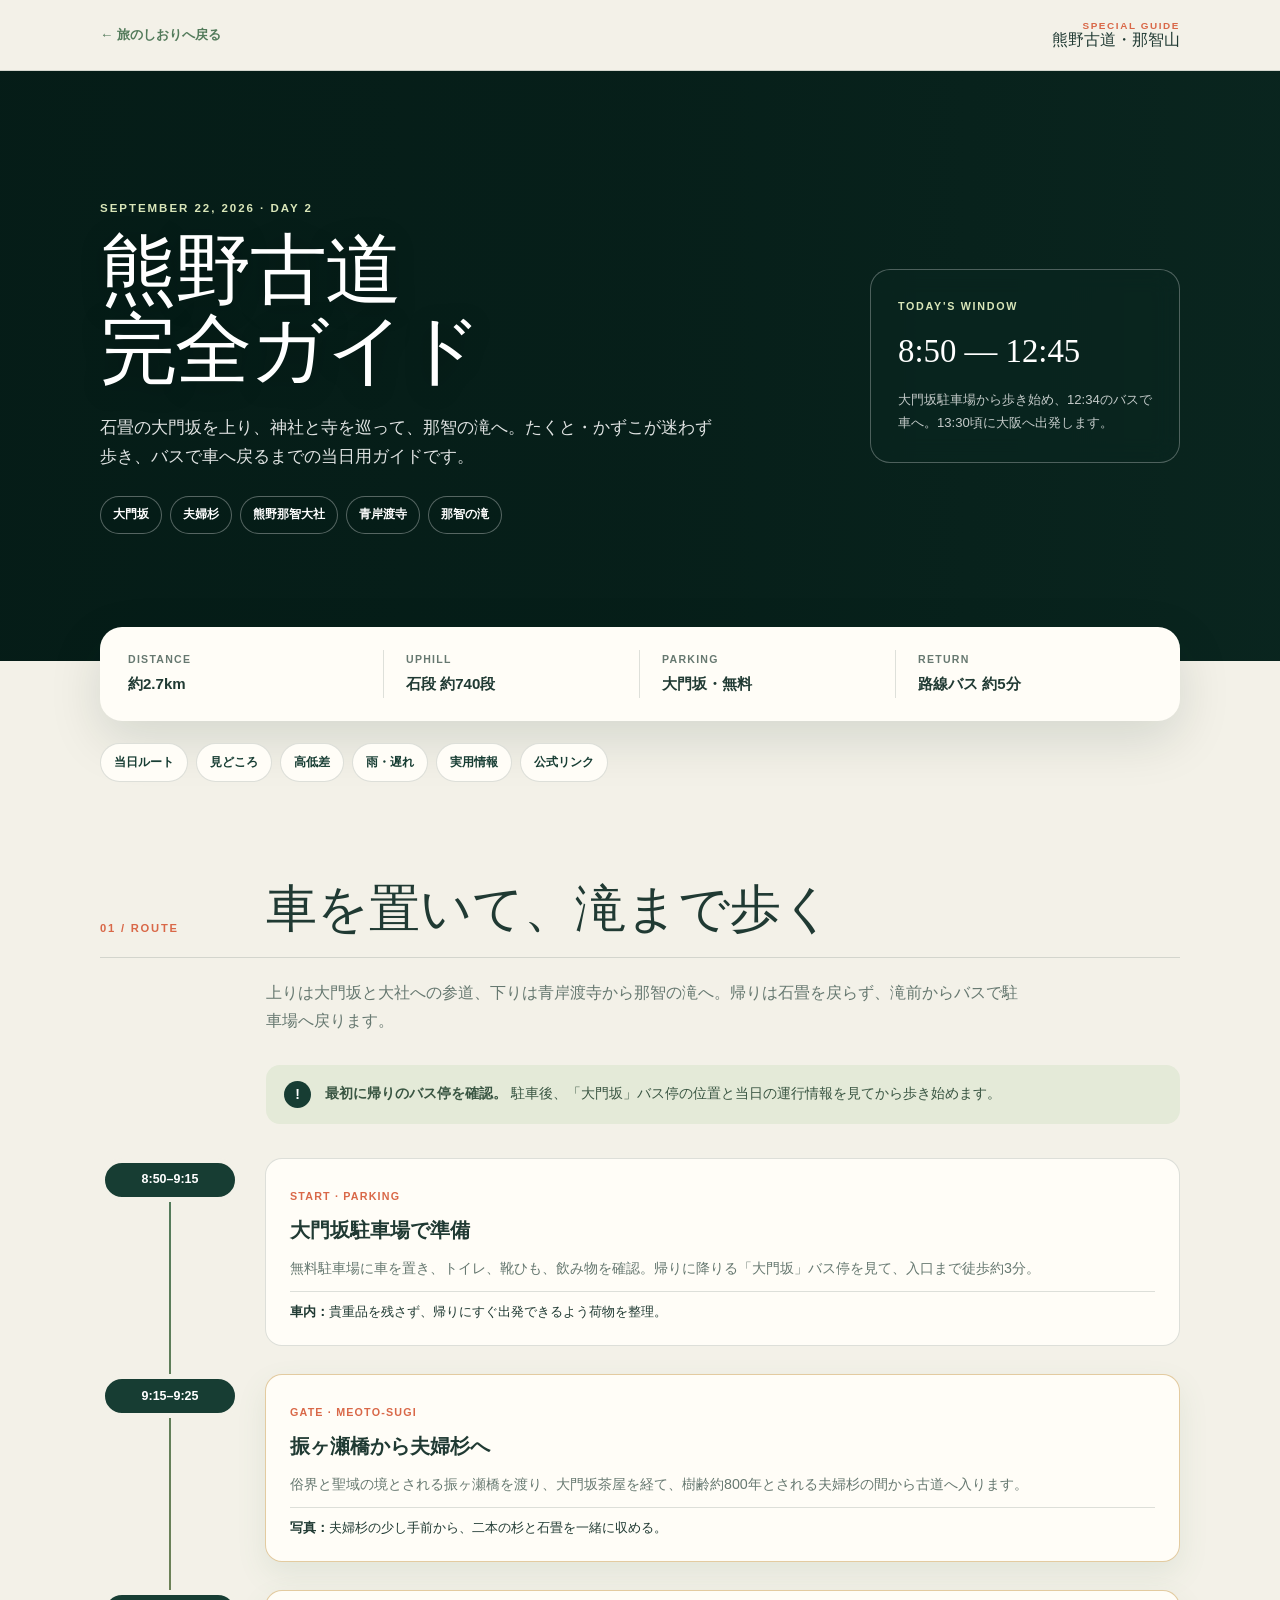
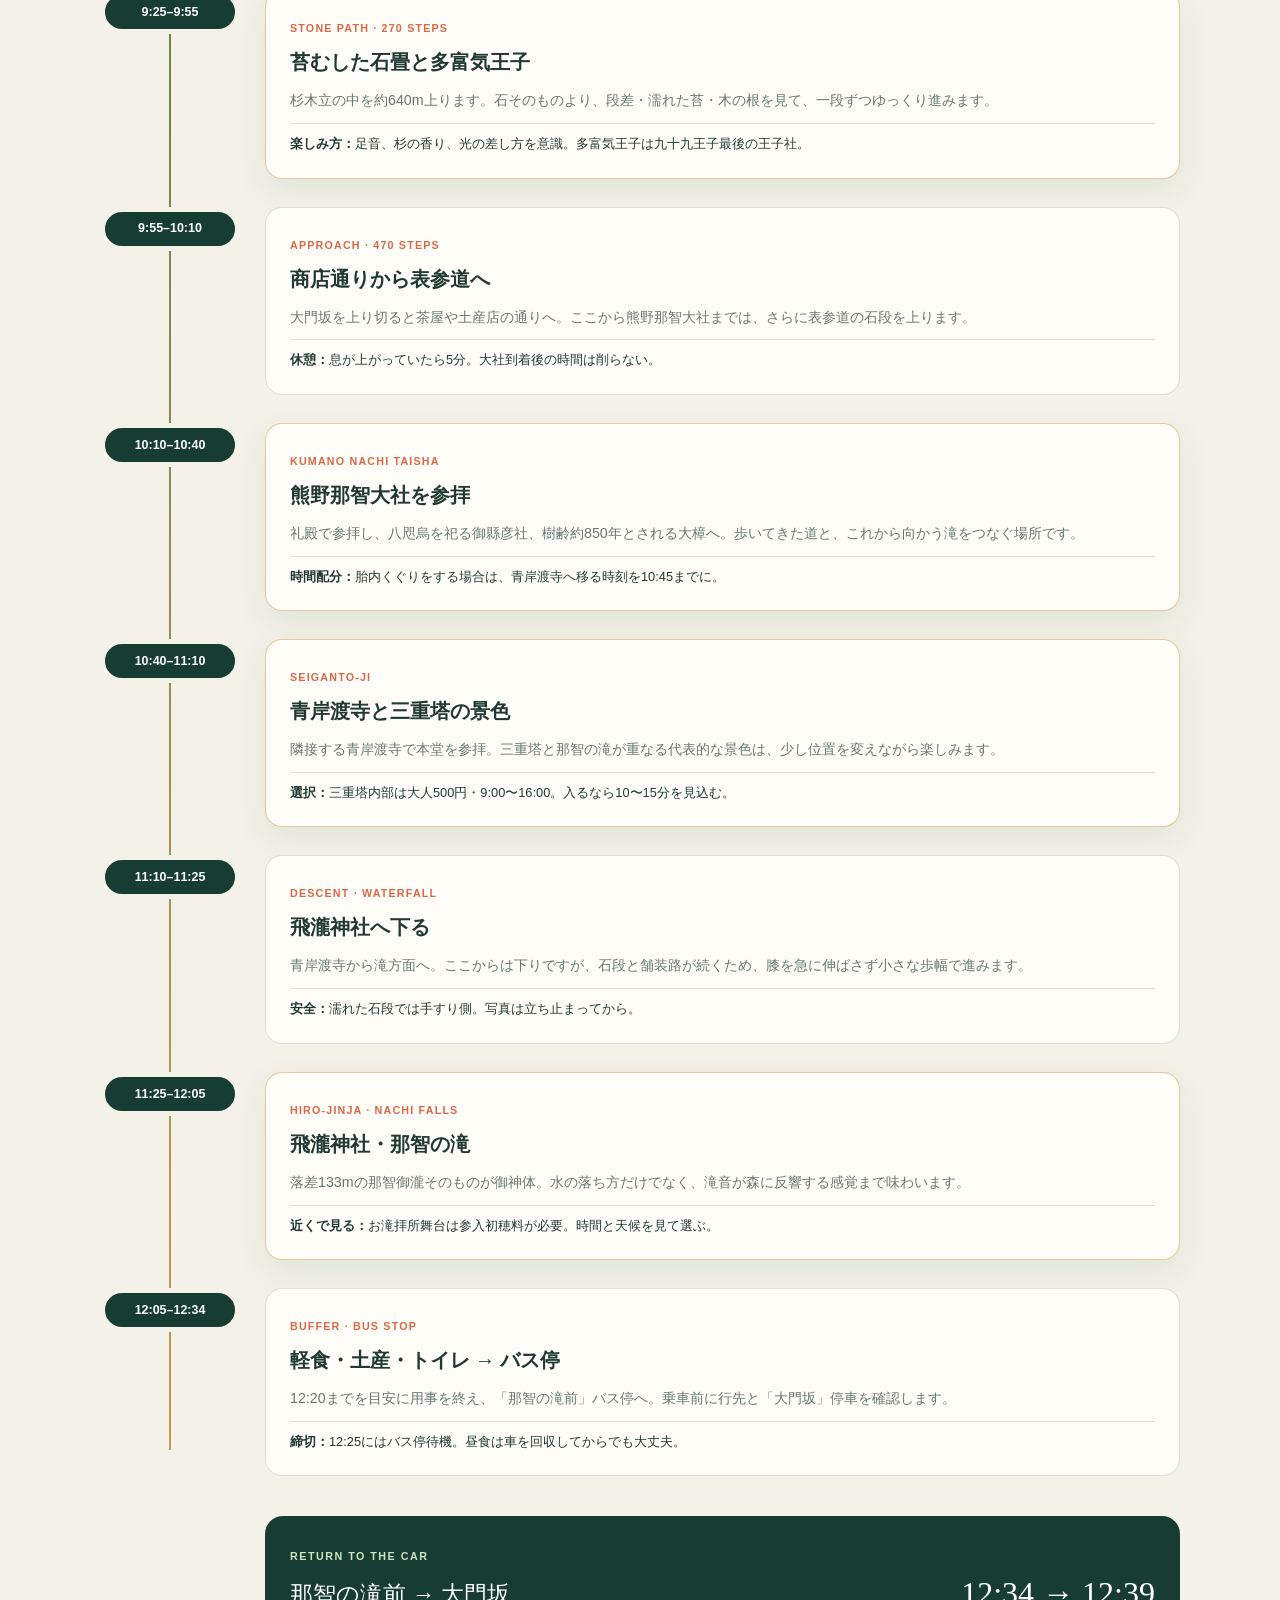
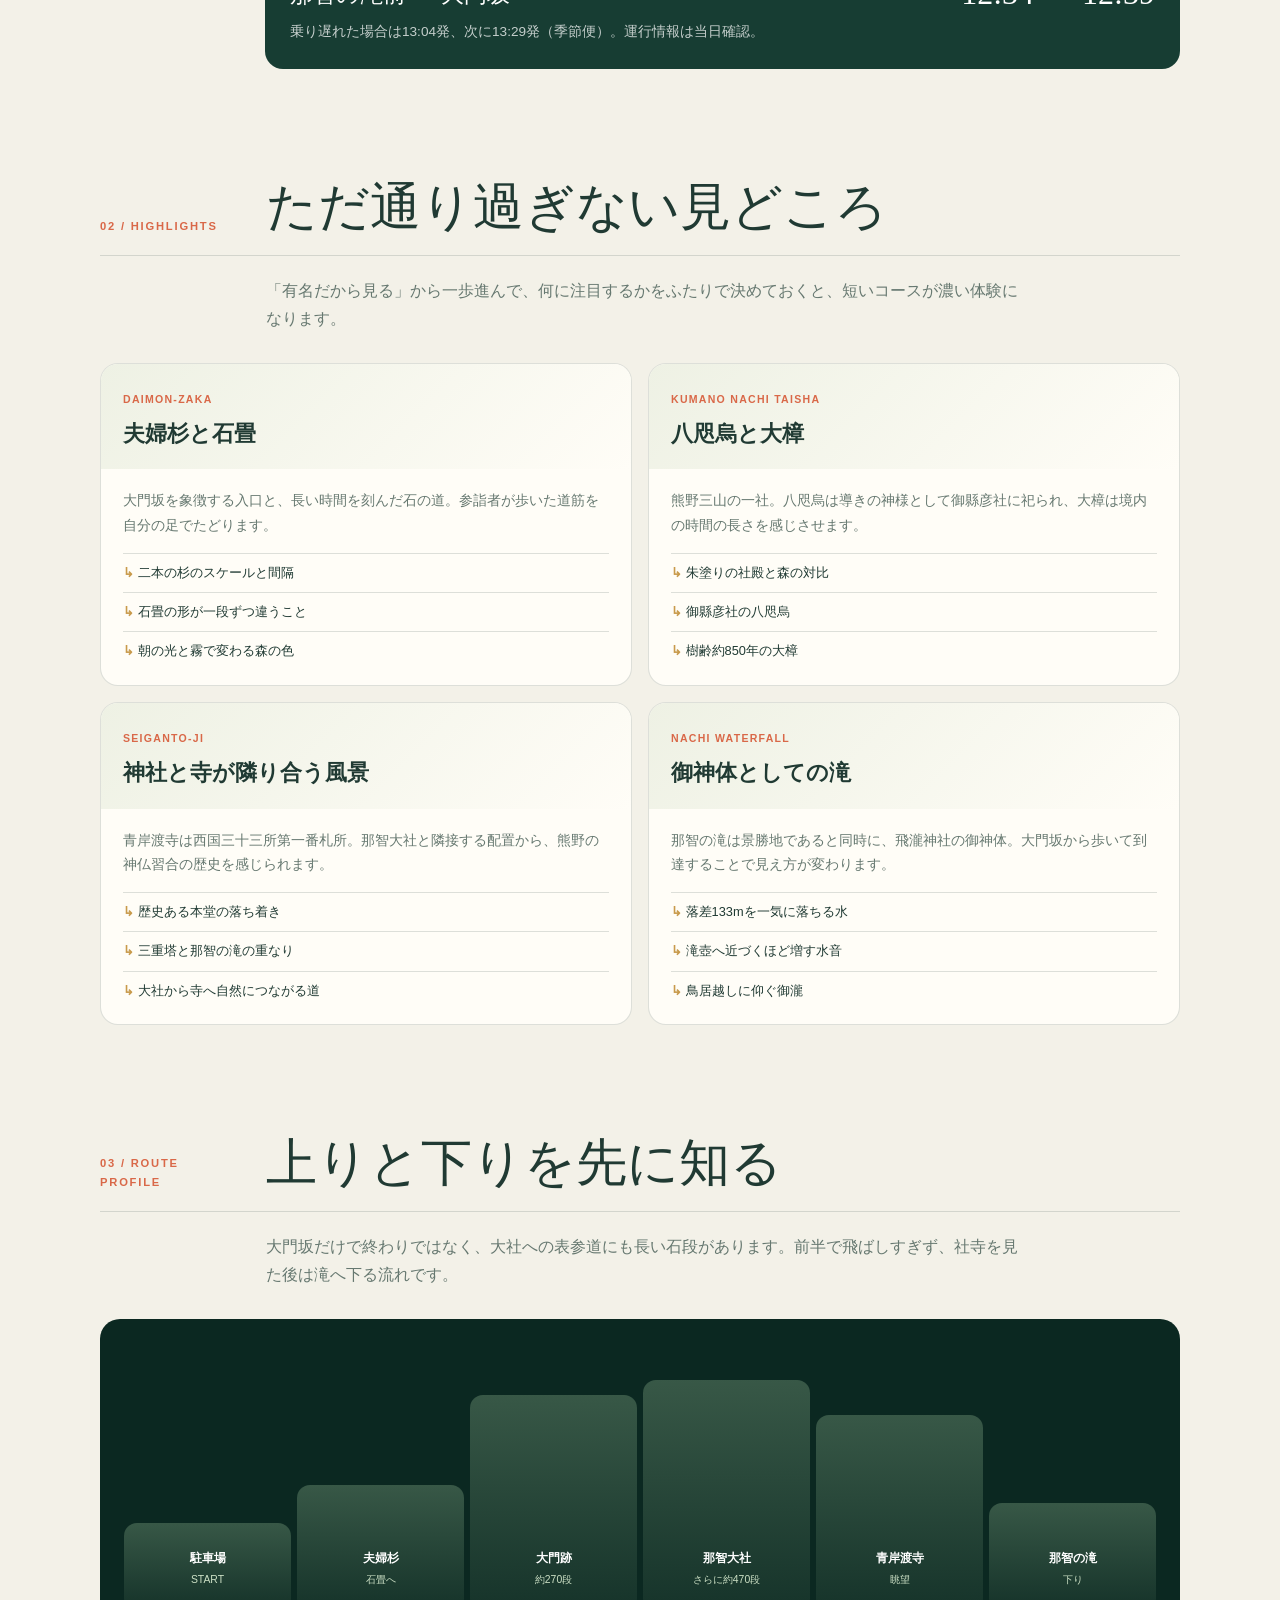
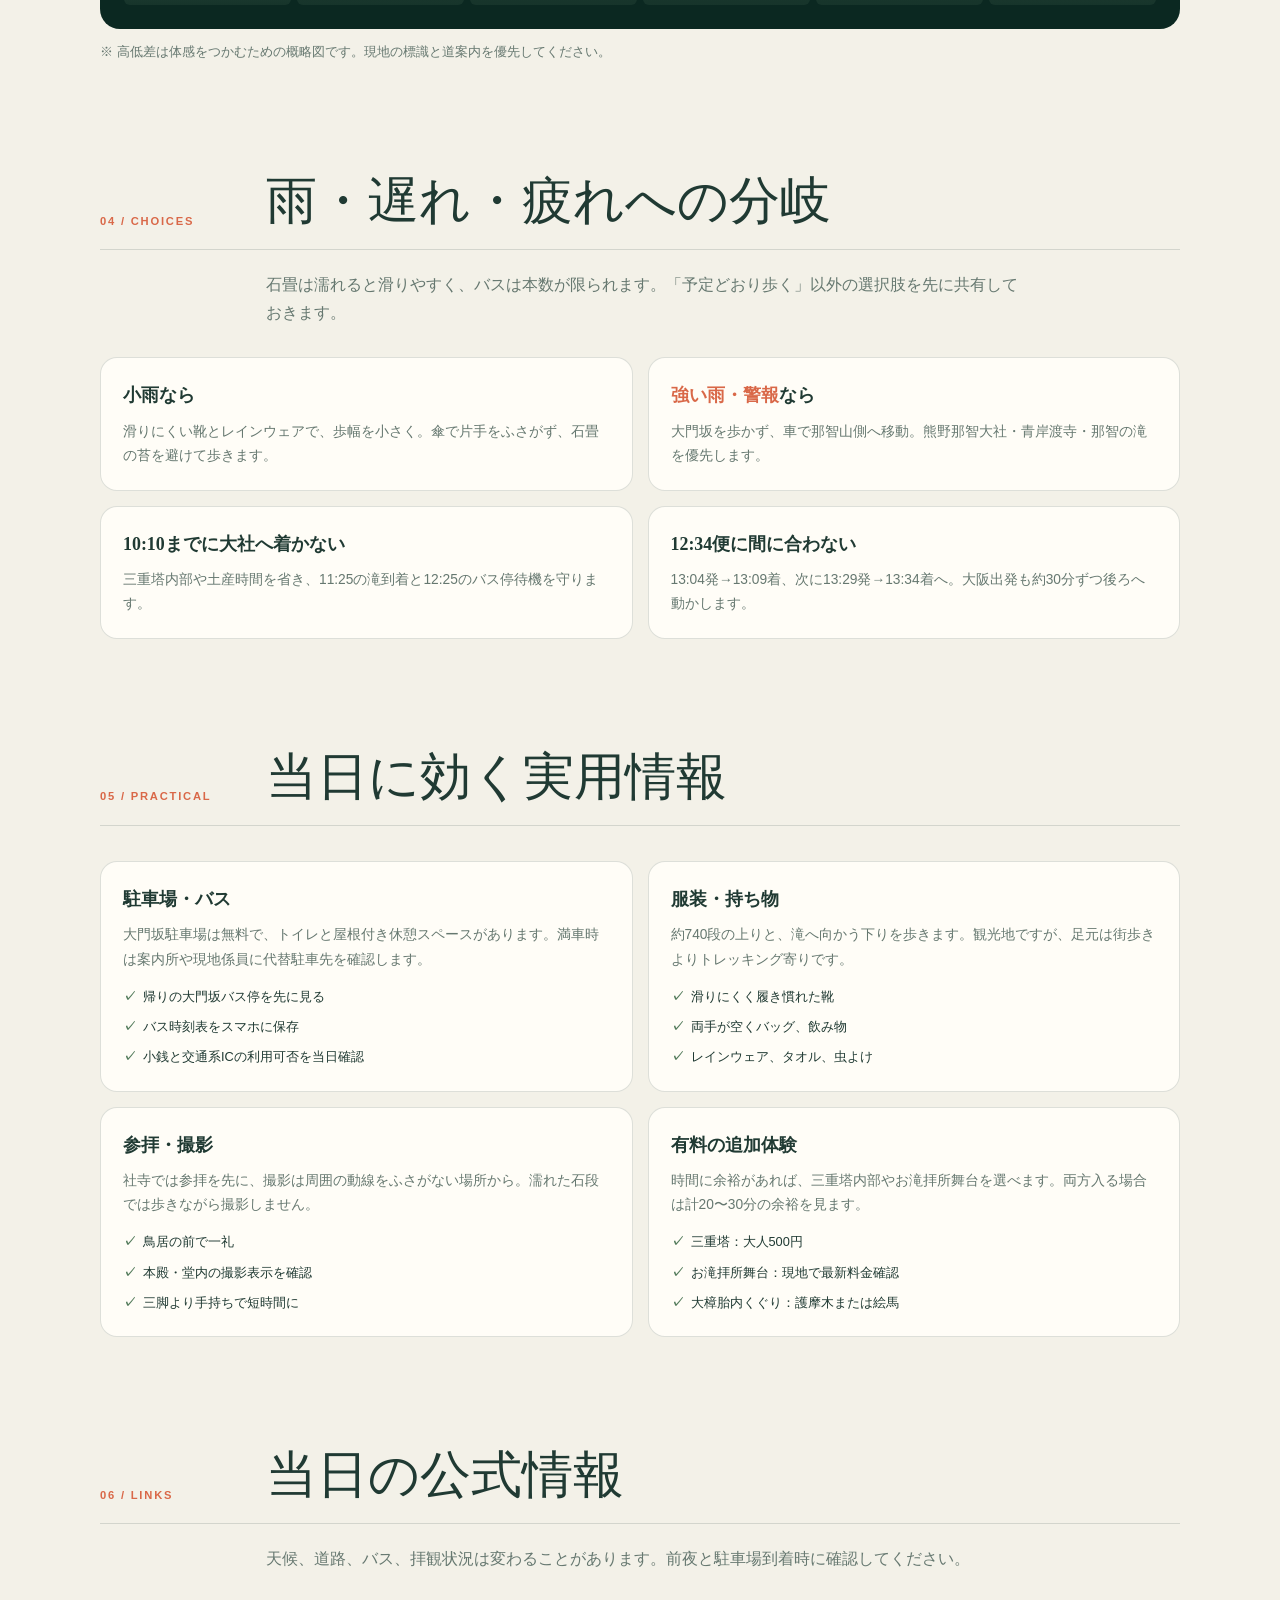
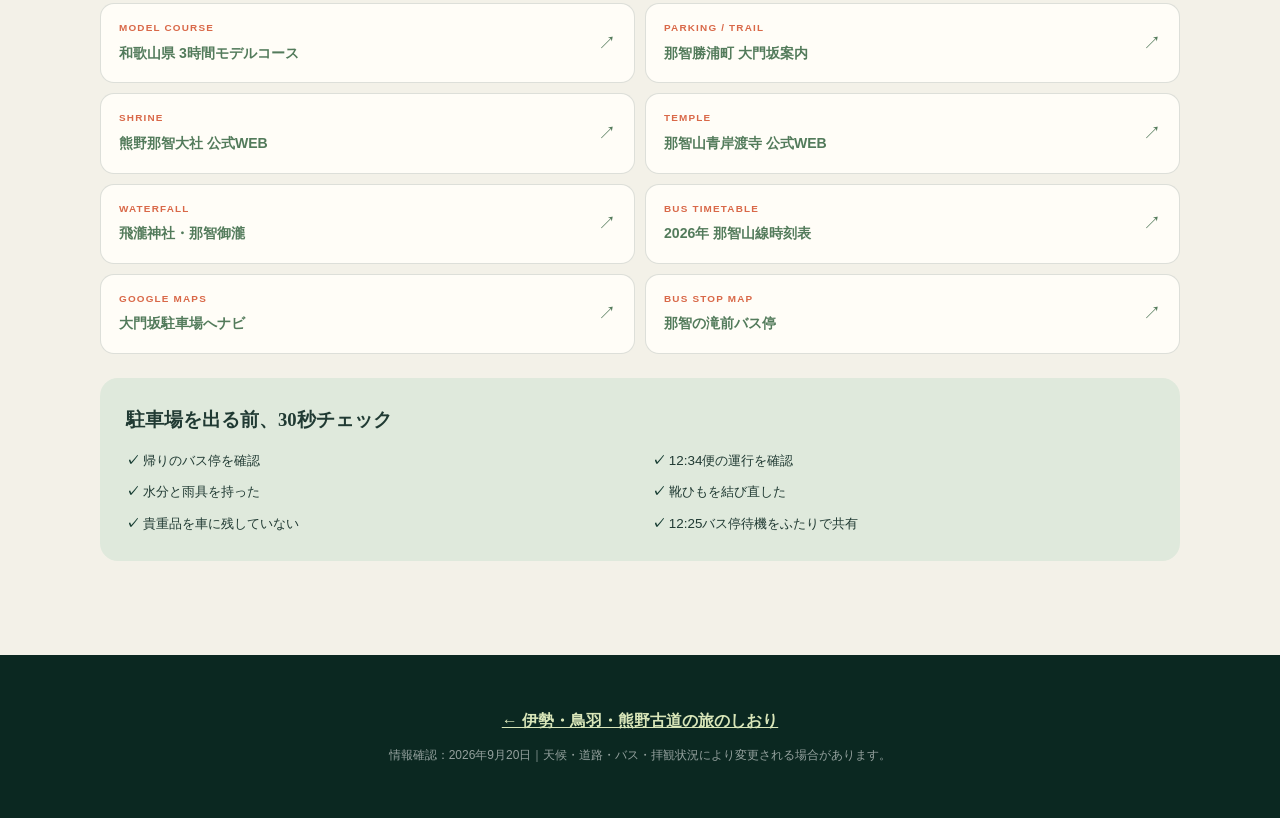
<file: docs/kumano-kodo/index.html>
<!doctype html>
<html lang="ja">
<head>
  <meta charset="utf-8" />
  <meta name="viewport" content="width=device-width, initial-scale=1" />
  <meta name="description" content="2026年9月22日、大門坂から熊野那智大社・青岸渡寺・那智の滝を歩く熊野古道完全ガイド" />
  <meta name="theme-color" content="#173d33" />
  <title>熊野古道 完全ガイド｜伊勢・鳥羽・熊野古道の旅</title>
  <style>
    :root { --forest:#173d33; --forest-2:#0b2821; --moss:#537b5b; --leaf:#9fc69d; --cream:#f3f1e8; --paper:#fffdf7; --gold:#c89a4b; --coral:#d96848; --ink:#203a33; --muted:#667870; --line:rgba(32,58,51,.15); --shadow:0 18px 52px rgba(11,40,33,.13); --radius:22px; --shell:min(1080px,calc(100% - 48px)); }
    * { box-sizing:border-box; }
    html { scroll-behavior:smooth; scroll-padding-top:86px; overflow-x:clip; }
    body { margin:0; overflow-x:clip; background:var(--cream); color:var(--ink); font-family:-apple-system,BlinkMacSystemFont,"Hiragino Sans","Yu Gothic",sans-serif; font-size:16px; line-height:1.75; }
    a { color:inherit; } img { display:block; max-width:100%; } .shell { width:var(--shell); margin-inline:auto; }
    .skip { position:absolute; left:12px; top:-80px; z-index:2000; padding:9px 12px; background:#fff; color:var(--forest); } .skip:focus { top:10px; }
    .site-header { position:sticky; top:0; z-index:1000; background:rgba(243,241,232,.94); border-bottom:1px solid var(--line); backdrop-filter:blur(15px); }
    .header-inner { min-height:70px; display:flex; align-items:center; justify-content:space-between; gap:24px; }
    .back { text-decoration:none; font-size:.83rem; font-weight:800; color:var(--moss); }
    .brand { text-align:right; line-height:1.15; } .brand small { display:block; color:var(--coral); font-size:.62rem; font-weight:900; letter-spacing:.16em; } .brand strong { font-family:Georgia,"Hiragino Mincho ProN",serif; font-size:1.02rem; font-weight:500; }
    .hero { position:relative; min-height:590px; overflow:hidden; background:var(--forest-2); color:#fff; isolation:isolate; }
    .hero::before { content:""; position:absolute; inset:0; z-index:-2; background:url("https://upload.wikimedia.org/wikipedia/commons/8/85/Kumano_Kodo_pilgrimage_route_Daimon-zaka_World_heritage_%E7%86%8A%E9%87%8E%E5%8F%A4%E9%81%93_%E5%A4%A7%E9%96%80%E5%9D%8203.JPG") center 53% / cover; }
    .hero::after { content:""; position:absolute; inset:0; z-index:-1; background:linear-gradient(90deg,rgba(5,28,23,.96),rgba(5,28,23,.76) 50%,rgba(5,28,23,.25)); }
    .hero-inner { min-height:590px; display:grid; grid-template-columns:minmax(0,1fr) 310px; gap:54px; align-items:center; padding-block:62px; }
    .eyebrow { margin:0 0 13px; color:#d9e6b9; font-size:.72rem; font-weight:900; letter-spacing:.17em; }
    h1 { margin:0; font-family:Georgia,"Hiragino Mincho ProN",serif; font-size:clamp(3rem,6vw,5.8rem); font-weight:500; line-height:1.04; letter-spacing:-.025em; text-shadow:0 4px 26px rgba(0,0,0,.3); }
    .hero-lead { max-width:620px; margin:22px 0 0; color:rgba(255,255,255,.88); font-size:1.04rem; }
    .hero-tags { display:flex; flex-wrap:wrap; gap:8px; margin-top:25px; } .hero-tags span { padding:7px 12px; border:1px solid rgba(255,255,255,.32); border-radius:999px; background:rgba(5,28,23,.26); font-size:.76rem; font-weight:800; }
    .clock { padding:27px; border:1px solid rgba(255,255,255,.28); border-radius:20px; background:rgba(11,40,33,.52); backdrop-filter:blur(12px); }
    .clock small { display:block; color:#d9e6b9; font-size:.67rem; font-weight:900; letter-spacing:.16em; } .clock strong { display:block; margin:7px 0 9px; font-family:Georgia,serif; font-size:2.05rem; font-weight:500; } .clock p { margin:0; color:rgba(255,255,255,.76); font-size:.82rem; }
    .facts { position:relative; z-index:2; margin-top:-34px; } .fact-grid { display:grid; grid-template-columns:repeat(4,1fr); padding:23px 28px; border-radius:var(--radius); background:var(--paper); box-shadow:var(--shadow); }
    .fact { padding:0 22px; border-right:1px solid var(--line); } .fact:first-child { padding-left:0; } .fact:last-child { padding-right:0; border:0; } .fact small { display:block; color:var(--muted); font-size:.66rem; font-weight:900; letter-spacing:.12em; } .fact b { display:block; margin-top:3px; font-size:.94rem; }
    .mini-nav { display:flex; gap:8px; overflow-x:auto; margin-top:22px; padding-bottom:4px; scrollbar-width:none; } .mini-nav::-webkit-scrollbar { display:none; } .mini-nav a { flex:0 0 auto; padding:8px 13px; border:1px solid var(--line); border-radius:999px; background:var(--paper); color:var(--forest); font-size:.75rem; font-weight:800; text-decoration:none; }
    .section { padding-block:94px; } .section + .section { padding-top:15px; }
    .section-head { display:grid; grid-template-columns:140px 1fr; gap:26px; align-items:end; margin-bottom:35px; padding-bottom:18px; border-bottom:1px solid var(--line); } .section-no { margin:0; color:var(--coral); font-size:.7rem; font-weight:900; letter-spacing:.16em; } .section-head h2 { margin:0; font-family:Georgia,"Hiragino Mincho ProN",serif; font-size:clamp(2rem,4vw,3.3rem); font-weight:500; line-height:1.15; }
    .lead { max-width:760px; margin:-14px 0 30px 166px; color:var(--muted); }
    .notice { display:grid; grid-template-columns:auto 1fr; gap:14px; align-items:start; margin:0 0 20px 166px; padding:16px 18px; border-radius:14px; background:#e4ead8; color:#395542; font-size:.87rem; } .notice b { display:grid; place-items:center; width:27px; height:27px; border-radius:50%; background:var(--forest); color:#fff; }
    .route { position:relative; display:grid; gap:0; margin:0; padding:0; list-style:none; } .route::before { content:""; position:absolute; left:69px; top:40px; bottom:40px; width:2px; background:linear-gradient(var(--moss),var(--gold)); }
    .route li { position:relative; display:grid; grid-template-columns:140px 1fr; align-items:start; gap:25px; padding:14px 0; }
    .route time { position:relative; z-index:1; display:inline-flex; align-items:center; justify-content:center; align-self:start; justify-self:start; width:140px; min-width:140px; min-height:44px; padding:8px 12px; border:5px solid var(--cream); border-radius:999px; background:var(--forest); color:#fff; font-size:.78rem; font-weight:900; line-height:1; white-space:nowrap; font-variant-numeric:tabular-nums; }
    .route-card { padding:22px 24px; border:1px solid var(--line); border-radius:17px; background:var(--paper); } .route-card.feature { border-color:rgba(200,154,75,.5); box-shadow:0 12px 30px rgba(83,123,91,.1); } .route-card small { color:var(--coral); font-size:.67rem; font-weight:900; letter-spacing:.11em; } .route-card h3 { margin:4px 0 8px; font-family:Georgia,"Hiragino Mincho ProN",serif; font-size:1.25rem; font-weight:600; } .route-card p { margin:0; color:var(--muted); font-size:.89rem; } .tip { margin-top:10px!important; padding-top:9px; border-top:1px solid var(--line); color:var(--ink)!important; font-size:.8rem!important; }
    .bus-card { display:grid; grid-template-columns:1fr auto; gap:26px; align-items:center; margin:26px 0 0 165px; padding:25px; border-radius:18px; background:var(--forest); color:#fff; } .bus-card small { color:#cfe4c2; font-size:.67rem; font-weight:900; letter-spacing:.14em; } .bus-card h3 { margin:5px 0; font-family:Georgia,"Hiragino Mincho ProN",serif; font-size:1.45rem; font-weight:500; } .bus-card p { margin:0; color:rgba(255,255,255,.75); font-size:.85rem; } .bus-card strong { font-family:Georgia,serif; font-size:2rem; font-weight:500; white-space:nowrap; }
    .landmark-grid { display:grid; grid-template-columns:repeat(2,minmax(0,1fr)); gap:16px; } .landmark { overflow:hidden; border:1px solid var(--line); border-radius:18px; background:var(--paper); } .landmark-top { padding:20px 22px 16px; background:linear-gradient(135deg,#eef1e4,#fffdf7); } .landmark-top small { color:var(--coral); font-size:.66rem; font-weight:900; letter-spacing:.12em; } .landmark h3 { margin:4px 0 0; font-family:Georgia,"Hiragino Mincho ProN",serif; font-size:1.35rem; font-weight:600; } .landmark-body { padding:19px 22px 22px; } .landmark-body p { margin:0; color:var(--muted); font-size:.88rem; } .watch { display:grid; gap:8px; margin:15px 0 0; padding:0; list-style:none; } .watch li { padding-top:8px; border-top:1px solid var(--line); font-size:.8rem; } .watch li::before { content:"↳ "; color:var(--gold); font-weight:900; }
    .profile { display:grid; grid-template-columns:repeat(6,1fr); align-items:end; gap:6px; min-height:310px; padding:30px 24px 24px; border-radius:20px; background:var(--forest-2); color:#fff; } .profile-stop { position:relative; display:grid; align-content:end; min-width:0; padding:16px 9px; border-radius:13px 13px 6px 6px; background:linear-gradient(rgba(159,198,157,.3),rgba(159,198,157,.08)); text-align:center; } .profile-stop:nth-child(1){height:32%}.profile-stop:nth-child(2){height:47%}.profile-stop:nth-child(3){height:82%}.profile-stop:nth-child(4){height:88%}.profile-stop:nth-child(5){height:74%}.profile-stop:nth-child(6){height:40%}.profile-stop b { font-size:.76rem; line-height:1.35; } .profile-stop small { display:block; margin-top:4px; color:#cce0c5; font-size:.65rem; } .profile-note { margin:12px 0 0; color:var(--muted); font-size:.8rem; }
    .choice-grid,.practical-grid { display:grid; grid-template-columns:repeat(2,minmax(0,1fr)); gap:15px; } .choice,.practical { padding:22px; border:1px solid var(--line); border-radius:17px; background:var(--paper); } .choice h3,.practical h3 { margin:0 0 8px; font-family:Georgia,"Hiragino Mincho ProN",serif; font-size:1.12rem; } .choice p,.practical p { margin:0; color:var(--muted); font-size:.86rem; } .choice strong { color:var(--coral); }
    .check { display:grid; gap:8px; margin:14px 0 0; padding:0; list-style:none; } .check li { position:relative; padding-left:20px; font-size:.8rem; } .check li::before { content:"✓"; position:absolute; left:0; color:var(--moss); font-weight:900; }
    .links { display:grid; grid-template-columns:repeat(2,minmax(0,1fr)); gap:10px; } .link-card { display:grid; grid-template-columns:1fr auto; gap:12px; align-items:center; min-height:74px; padding:15px 18px; border:1px solid var(--line); border-radius:14px; background:var(--paper); text-decoration:none; transition:transform .2s ease,border-color .2s ease; } .link-card:hover,.link-card:focus-visible { transform:translateY(-2px); border-color:var(--moss); } .link-card small { display:block; color:var(--coral); font-size:.62rem; font-weight:900; letter-spacing:.12em; } .link-card b { font-size:.88rem; } .link-card span { color:var(--moss); font-size:1.1rem; }
    .final-check { margin-top:24px; padding:26px; border-radius:18px; background:#dfE9dc; } .final-check h3 { margin:0 0 12px; font-family:Georgia,"Hiragino Mincho ProN",serif; } .final-check ul { display:grid; grid-template-columns:repeat(2,1fr); gap:8px 24px; margin:0; padding:0; list-style:none; } .final-check li { font-size:.84rem; } .final-check li::before { content:"✓ "; color:var(--forest); font-weight:900; }
    footer { padding:52px 24px; background:var(--forest-2); color:#fff; text-align:center; } footer a { color:#d9e6b9; font-weight:800; } footer p { margin:10px 0 0; color:rgba(255,255,255,.56); font-size:.75rem; }
    @media(max-width:800px){ :root{--shell:min(100% - 32px,680px)} .hero,.hero-inner{min-height:630px}.hero-inner{grid-template-columns:1fr;gap:25px;align-content:end;padding-block:55px}.clock{max-width:430px}.fact-grid{grid-template-columns:1fr 1fr;gap:18px}.fact{padding:0;border:0}.section-head{grid-template-columns:1fr;gap:8px}.lead,.notice{margin-left:0}.landmark-grid,.choice-grid,.practical-grid{grid-template-columns:1fr}.bus-card{margin-left:0}.profile{overflow-x:auto;grid-template-columns:repeat(6,125px)} }
    @media(max-width:560px){ :root{--shell:calc(100% - 26px);--radius:17px} .header-inner{min-height:62px}.brand strong{font-size:.9rem}.hero,.hero-inner{min-height:590px}.hero-inner{padding-block:44px}h1{font-size:clamp(2.7rem,14vw,4.2rem)}.facts{margin-top:-20px}.fact-grid{padding:19px}.section{padding-block:72px}.section+.section{padding-top:5px}.route::before{left:8px}.route li{grid-template-columns:1fr;gap:8px;padding-left:26px}.route time{width:auto;min-width:0;min-height:40px;padding:7px 11px;border-width:4px}.route-card{padding:19px}.bus-card{grid-template-columns:1fr;gap:9px}.bus-card strong{font-size:1.65rem}.links{grid-template-columns:1fr}.final-check ul{grid-template-columns:1fr}.profile{min-height:280px}.profile-stop{padding-inline:6px} }
  </style>
</head>
<body>
  <a class="skip" href="#main">本文へ移動</a>
  <header class="site-header"><div class="shell header-inner"><a class="back" href="../">← 旅のしおりへ戻る</a><div class="brand"><small>SPECIAL GUIDE</small><strong>熊野古道・那智山</strong></div></div></header>
  <main id="main">
    <section class="hero"><div class="shell hero-inner"><div><p class="eyebrow">SEPTEMBER 22, 2026 · DAY 2</p><h1>熊野古道<br />完全ガイド</h1><p class="hero-lead">石畳の大門坂を上り、神社と寺を巡って、那智の滝へ。たくと・かずこが迷わず歩き、バスで車へ戻るまでの当日用ガイドです。</p><div class="hero-tags"><span>大門坂</span><span>夫婦杉</span><span>熊野那智大社</span><span>青岸渡寺</span><span>那智の滝</span></div></div><aside class="clock"><small>TODAY'S WINDOW</small><strong>8:50 — 12:45</strong><p>大門坂駐車場から歩き始め、12:34のバスで車へ。13:30頃に大阪へ出発します。</p></aside></div></section>
    <div class="facts shell"><div class="fact-grid"><div class="fact"><small>DISTANCE</small><b>約2.7km</b></div><div class="fact"><small>UPHILL</small><b>石段 約740段</b></div><div class="fact"><small>PARKING</small><b>大門坂・無料</b></div><div class="fact"><small>RETURN</small><b>路線バス 約5分</b></div></div><nav class="mini-nav" aria-label="ガイド内メニュー"><a href="#route">当日ルート</a><a href="#highlights">見どころ</a><a href="#profile">高低差</a><a href="#choices">雨・遅れ</a><a href="#practical">実用情報</a><a href="#official">公式リンク</a></nav></div>

    <section class="section shell" id="route"><div class="section-head"><p class="section-no">01 / ROUTE</p><h2>車を置いて、滝まで歩く</h2></div><p class="lead">上りは大門坂と大社への参道、下りは青岸渡寺から那智の滝へ。帰りは石畳を戻らず、滝前からバスで駐車場へ戻ります。</p><div class="notice"><b>!</b><span><strong>最初に帰りのバス停を確認。</strong> 駐車後、「大門坂」バス停の位置と当日の運行情報を見てから歩き始めます。</span></div>
      <ol class="route">
        <li><time>8:50–9:15</time><article class="route-card"><small>START · PARKING</small><h3>大門坂駐車場で準備</h3><p>無料駐車場に車を置き、トイレ、靴ひも、飲み物を確認。帰りに降りる「大門坂」バス停を見て、入口まで徒歩約3分。</p><p class="tip"><b>車内：</b>貴重品を残さず、帰りにすぐ出発できるよう荷物を整理。</p></article></li>
        <li><time>9:15–9:25</time><article class="route-card feature"><small>GATE · MEOTO-SUGI</small><h3>振ヶ瀬橋から夫婦杉へ</h3><p>俗界と聖域の境とされる振ヶ瀬橋を渡り、大門坂茶屋を経て、樹齢約800年とされる夫婦杉の間から古道へ入ります。</p><p class="tip"><b>写真：</b>夫婦杉の少し手前から、二本の杉と石畳を一緒に収める。</p></article></li>
        <li><time>9:25–9:55</time><article class="route-card feature"><small>STONE PATH · 270 STEPS</small><h3>苔むした石畳と多富気王子</h3><p>杉木立の中を約640m上ります。石そのものより、段差・濡れた苔・木の根を見て、一段ずつゆっくり進みます。</p><p class="tip"><b>楽しみ方：</b>足音、杉の香り、光の差し方を意識。多富気王子は九十九王子最後の王子社。</p></article></li>
        <li><time>9:55–10:10</time><article class="route-card"><small>APPROACH · 470 STEPS</small><h3>商店通りから表参道へ</h3><p>大門坂を上り切ると茶屋や土産店の通りへ。ここから熊野那智大社までは、さらに表参道の石段を上ります。</p><p class="tip"><b>休憩：</b>息が上がっていたら5分。大社到着後の時間は削らない。</p></article></li>
        <li><time>10:10–10:40</time><article class="route-card feature"><small>KUMANO NACHI TAISHA</small><h3>熊野那智大社を参拝</h3><p>礼殿で参拝し、八咫烏を祀る御縣彦社、樹齢約850年とされる大樟へ。歩いてきた道と、これから向かう滝をつなぐ場所です。</p><p class="tip"><b>時間配分：</b>胎内くぐりをする場合は、青岸渡寺へ移る時刻を10:45までに。</p></article></li>
        <li><time>10:40–11:10</time><article class="route-card feature"><small>SEIGANTO-JI</small><h3>青岸渡寺と三重塔の景色</h3><p>隣接する青岸渡寺で本堂を参拝。三重塔と那智の滝が重なる代表的な景色は、少し位置を変えながら楽しみます。</p><p class="tip"><b>選択：</b>三重塔内部は大人500円・9:00〜16:00。入るなら10〜15分を見込む。</p></article></li>
        <li><time>11:10–11:25</time><article class="route-card"><small>DESCENT · WATERFALL</small><h3>飛瀧神社へ下る</h3><p>青岸渡寺から滝方面へ。ここからは下りですが、石段と舗装路が続くため、膝を急に伸ばさず小さな歩幅で進みます。</p><p class="tip"><b>安全：</b>濡れた石段では手すり側。写真は立ち止まってから。</p></article></li>
        <li><time>11:25–12:05</time><article class="route-card feature"><small>HIRO-JINJA · NACHI FALLS</small><h3>飛瀧神社・那智の滝</h3><p>落差133mの那智御瀧そのものが御神体。水の落ち方だけでなく、滝音が森に反響する感覚まで味わいます。</p><p class="tip"><b>近くで見る：</b>お滝拝所舞台は参入初穂料が必要。時間と天候を見て選ぶ。</p></article></li>
        <li><time>12:05–12:34</time><article class="route-card"><small>BUFFER · BUS STOP</small><h3>軽食・土産・トイレ → バス停</h3><p>12:20までを目安に用事を終え、「那智の滝前」バス停へ。乗車前に行先と「大門坂」停車を確認します。</p><p class="tip"><b>締切：</b>12:25にはバス停待機。昼食は車を回収してからでも大丈夫。</p></article></li>
      </ol>
      <aside class="bus-card"><div><small>RETURN TO THE CAR</small><h3>那智の滝前 → 大門坂</h3><p>乗り遅れた場合は13:04発、次に13:29発（季節便）。運行情報は当日確認。</p></div><strong>12:34 → 12:39</strong></aside>
    </section>

    <section class="section shell" id="highlights"><div class="section-head"><p class="section-no">02 / HIGHLIGHTS</p><h2>ただ通り過ぎない見どころ</h2></div><p class="lead">「有名だから見る」から一歩進んで、何に注目するかをふたりで決めておくと、短いコースが濃い体験になります。</p><div class="landmark-grid">
      <article class="landmark"><div class="landmark-top"><small>DAIMON-ZAKA</small><h3>夫婦杉と石畳</h3></div><div class="landmark-body"><p>大門坂を象徴する入口と、長い時間を刻んだ石の道。参詣者が歩いた道筋を自分の足でたどります。</p><ul class="watch"><li>二本の杉のスケールと間隔</li><li>石畳の形が一段ずつ違うこと</li><li>朝の光と霧で変わる森の色</li></ul></div></article>
      <article class="landmark"><div class="landmark-top"><small>KUMANO NACHI TAISHA</small><h3>八咫烏と大樟</h3></div><div class="landmark-body"><p>熊野三山の一社。八咫烏は導きの神様として御縣彦社に祀られ、大樟は境内の時間の長さを感じさせます。</p><ul class="watch"><li>朱塗りの社殿と森の対比</li><li>御縣彦社の八咫烏</li><li>樹齢約850年の大樟</li></ul></div></article>
      <article class="landmark"><div class="landmark-top"><small>SEIGANTO-JI</small><h3>神社と寺が隣り合う風景</h3></div><div class="landmark-body"><p>青岸渡寺は西国三十三所第一番札所。那智大社と隣接する配置から、熊野の神仏習合の歴史を感じられます。</p><ul class="watch"><li>歴史ある本堂の落ち着き</li><li>三重塔と那智の滝の重なり</li><li>大社から寺へ自然につながる道</li></ul></div></article>
      <article class="landmark"><div class="landmark-top"><small>NACHI WATERFALL</small><h3>御神体としての滝</h3></div><div class="landmark-body"><p>那智の滝は景勝地であると同時に、飛瀧神社の御神体。大門坂から歩いて到達することで見え方が変わります。</p><ul class="watch"><li>落差133mを一気に落ちる水</li><li>滝壺へ近づくほど増す水音</li><li>鳥居越しに仰ぐ御瀧</li></ul></div></article>
    </div></section>

    <section class="section shell" id="profile"><div class="section-head"><p class="section-no">03 / ROUTE PROFILE</p><h2>上りと下りを先に知る</h2></div><p class="lead">大門坂だけで終わりではなく、大社への表参道にも長い石段があります。前半で飛ばしすぎず、社寺を見た後は滝へ下る流れです。</p><div class="profile" aria-label="大門坂駐車場から那智の滝までの概略高低差"><div class="profile-stop"><b>駐車場</b><small>START</small></div><div class="profile-stop"><b>夫婦杉</b><small>石畳へ</small></div><div class="profile-stop"><b>大門跡</b><small>約270段</small></div><div class="profile-stop"><b>那智大社</b><small>さらに約470段</small></div><div class="profile-stop"><b>青岸渡寺</b><small>眺望</small></div><div class="profile-stop"><b>那智の滝</b><small>下り</small></div></div><p class="profile-note">※ 高低差は体感をつかむための概略図です。現地の標識と道案内を優先してください。</p></section>

    <section class="section shell" id="choices"><div class="section-head"><p class="section-no">04 / CHOICES</p><h2>雨・遅れ・疲れへの分岐</h2></div><p class="lead">石畳は濡れると滑りやすく、バスは本数が限られます。「予定どおり歩く」以外の選択肢を先に共有しておきます。</p><div class="choice-grid">
      <article class="choice"><h3>小雨なら</h3><p>滑りにくい靴とレインウェアで、歩幅を小さく。傘で片手をふさがず、石畳の苔を避けて歩きます。</p></article>
      <article class="choice"><h3><strong>強い雨・警報</strong>なら</h3><p>大門坂を歩かず、車で那智山側へ移動。熊野那智大社・青岸渡寺・那智の滝を優先します。</p></article>
      <article class="choice"><h3>10:10までに大社へ着かない</h3><p>三重塔内部や土産時間を省き、11:25の滝到着と12:25のバス停待機を守ります。</p></article>
      <article class="choice"><h3>12:34便に間に合わない</h3><p>13:04発→13:09着、次に13:29発→13:34着へ。大阪出発も約30分ずつ後ろへ動かします。</p></article>
    </div></section>

    <section class="section shell" id="practical"><div class="section-head"><p class="section-no">05 / PRACTICAL</p><h2>当日に効く実用情報</h2></div><div class="practical-grid">
      <article class="practical"><h3>駐車場・バス</h3><p>大門坂駐車場は無料で、トイレと屋根付き休憩スペースがあります。満車時は案内所や現地係員に代替駐車先を確認します。</p><ul class="check"><li>帰りの大門坂バス停を先に見る</li><li>バス時刻表をスマホに保存</li><li>小銭と交通系ICの利用可否を当日確認</li></ul></article>
      <article class="practical"><h3>服装・持ち物</h3><p>約740段の上りと、滝へ向かう下りを歩きます。観光地ですが、足元は街歩きよりトレッキング寄りです。</p><ul class="check"><li>滑りにくく履き慣れた靴</li><li>両手が空くバッグ、飲み物</li><li>レインウェア、タオル、虫よけ</li></ul></article>
      <article class="practical"><h3>参拝・撮影</h3><p>社寺では参拝を先に、撮影は周囲の動線をふさがない場所から。濡れた石段では歩きながら撮影しません。</p><ul class="check"><li>鳥居の前で一礼</li><li>本殿・堂内の撮影表示を確認</li><li>三脚より手持ちで短時間に</li></ul></article>
      <article class="practical"><h3>有料の追加体験</h3><p>時間に余裕があれば、三重塔内部やお滝拝所舞台を選べます。両方入る場合は計20〜30分の余裕を見ます。</p><ul class="check"><li>三重塔：大人500円</li><li>お滝拝所舞台：現地で最新料金確認</li><li>大樟胎内くぐり：護摩木または絵馬</li></ul></article>
    </div></section>

    <section class="section shell" id="official"><div class="section-head"><p class="section-no">06 / LINKS</p><h2>当日の公式情報</h2></div><p class="lead">天候、道路、バス、拝観状況は変わることがあります。前夜と駐車場到着時に確認してください。</p><div class="links">
      <a class="link-card" href="https://www.wakayama-kanko.or.jp/courses/detail_34.html" target="_blank" rel="noopener"><span><small>MODEL COURSE</small><b>和歌山県 3時間モデルコース</b></span><span>↗</span></a>
      <a class="link-card" href="https://www.town.nachikatsuura.wakayama.jp/info/360" target="_blank" rel="noopener"><span><small>PARKING / TRAIL</small><b>那智勝浦町 大門坂案内</b></span><span>↗</span></a>
      <a class="link-card" href="https://kumanonachitaisha.or.jp/" target="_blank" rel="noopener"><span><small>SHRINE</small><b>熊野那智大社 公式WEB</b></span><span>↗</span></a>
      <a class="link-card" href="https://seigantoji.or.jp/" target="_blank" rel="noopener"><span><small>TEMPLE</small><b>那智山青岸渡寺 公式WEB</b></span><span>↗</span></a>
      <a class="link-card" href="https://kumanonachitaisha.or.jp/pavilion/waterfall/" target="_blank" rel="noopener"><span><small>WATERFALL</small><b>飛瀧神社・那智御瀧</b></span><span>↗</span></a>
      <a class="link-card" href="https://kumanogobobus.nankai-nanki.jp/cms/wp-kumanogobobus/wp-content/uploads/%E2%98%852026R8.4.1-%E9%82%A3%E6%99%BA%E5%B1%B1%E6%99%82%E5%88%BB%E8%A1%A8.pdf" target="_blank" rel="noopener"><span><small>BUS TIMETABLE</small><b>2026年 那智山線時刻表</b></span><span>↗</span></a>
      <a class="link-card" href="https://www.google.com/maps/dir/?api=1&destination=%E5%A4%A7%E9%96%80%E5%9D%82%E9%A7%90%E8%BB%8A%E5%A0%B4" target="_blank" rel="noopener"><span><small>GOOGLE MAPS</small><b>大門坂駐車場へナビ</b></span><span>↗</span></a>
      <a class="link-card" href="https://www.google.com/maps/search/?api=1&query=%E9%82%A3%E6%99%BA%E3%81%AE%E6%BB%9D%E5%89%8D%E3%83%90%E3%82%B9%E5%81%9C" target="_blank" rel="noopener"><span><small>BUS STOP MAP</small><b>那智の滝前バス停</b></span><span>↗</span></a>
    </div><aside class="final-check"><h3>駐車場を出る前、30秒チェック</h3><ul><li>帰りのバス停を確認</li><li>12:34便の運行を確認</li><li>水分と雨具を持った</li><li>靴ひもを結び直した</li><li>貴重品を車に残していない</li><li>12:25バス停待機をふたりで共有</li></ul></aside></section>
  </main>
  <footer><a href="../">← 伊勢・鳥羽・熊野古道の旅のしおり</a><p>情報確認：2026年9月20日｜天候・道路・バス・拝観状況により変更される場合があります。</p></footer>
</body>
</html>
</file>
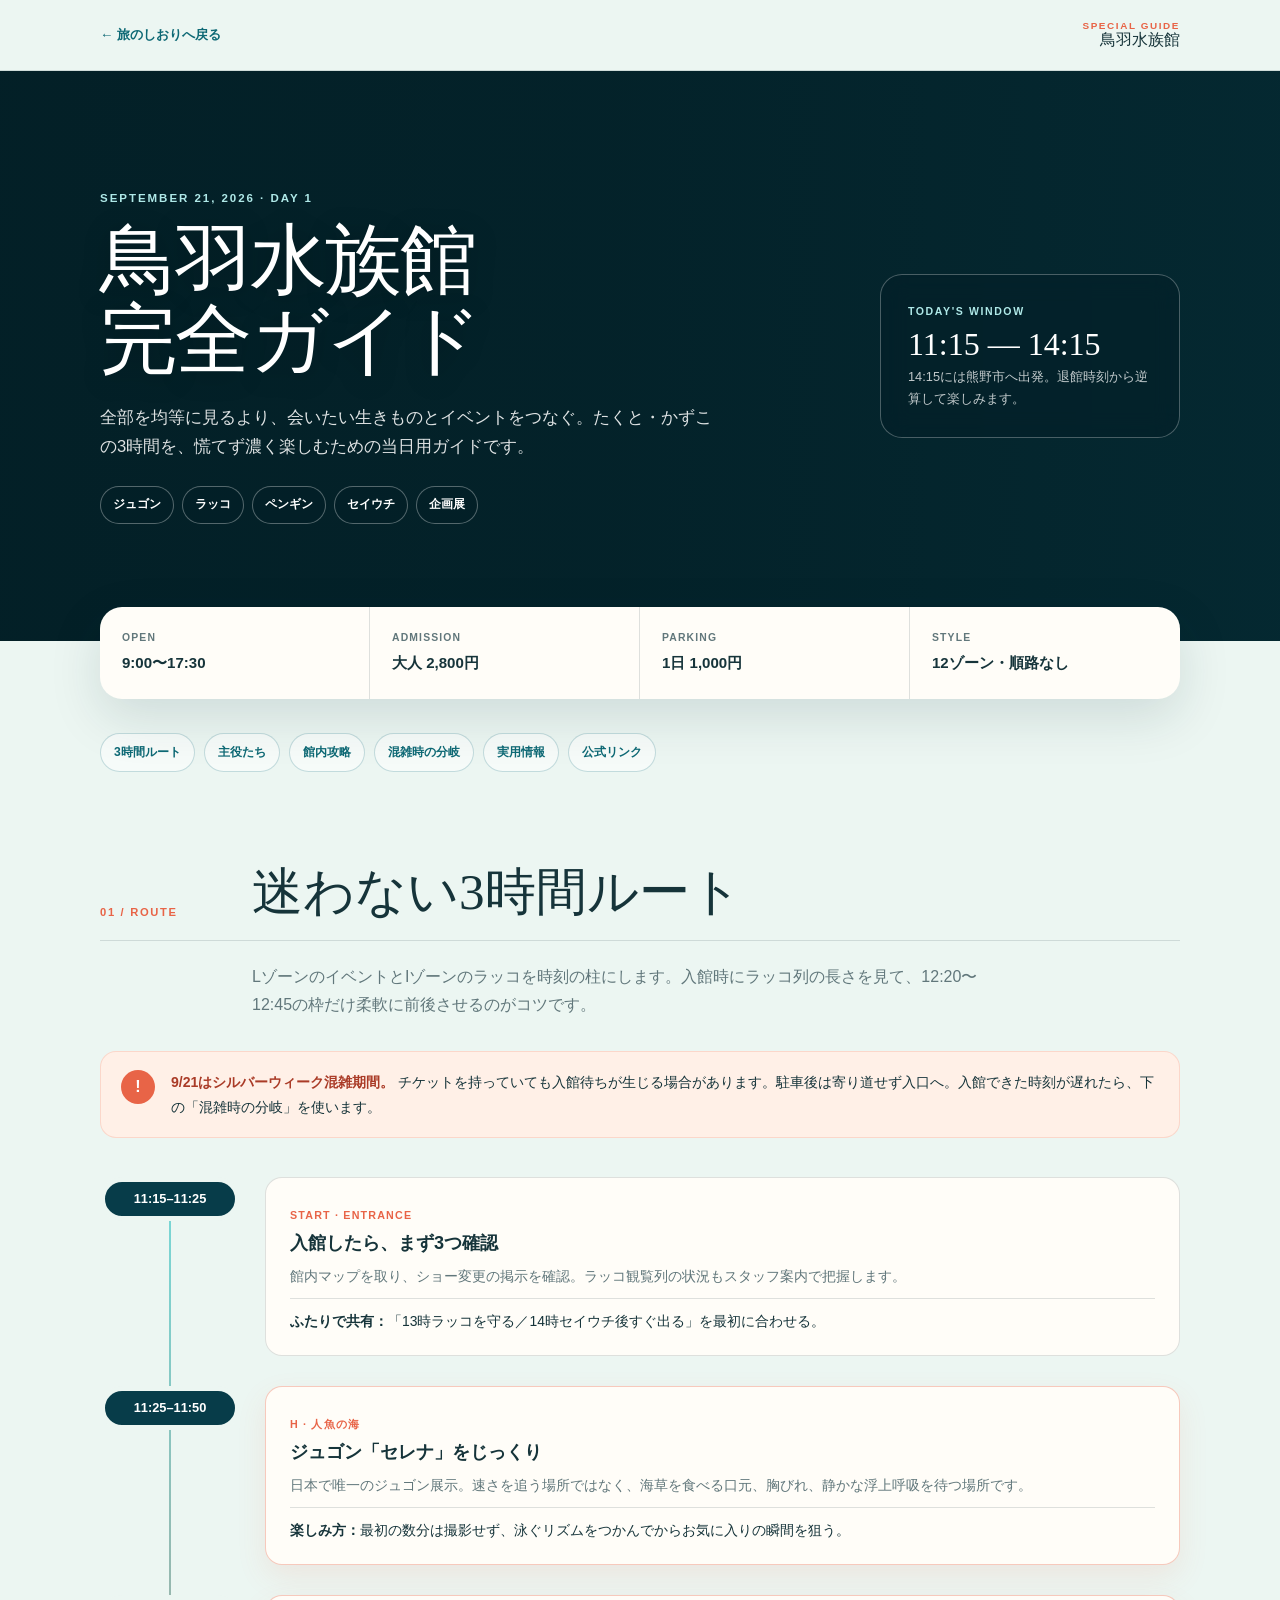
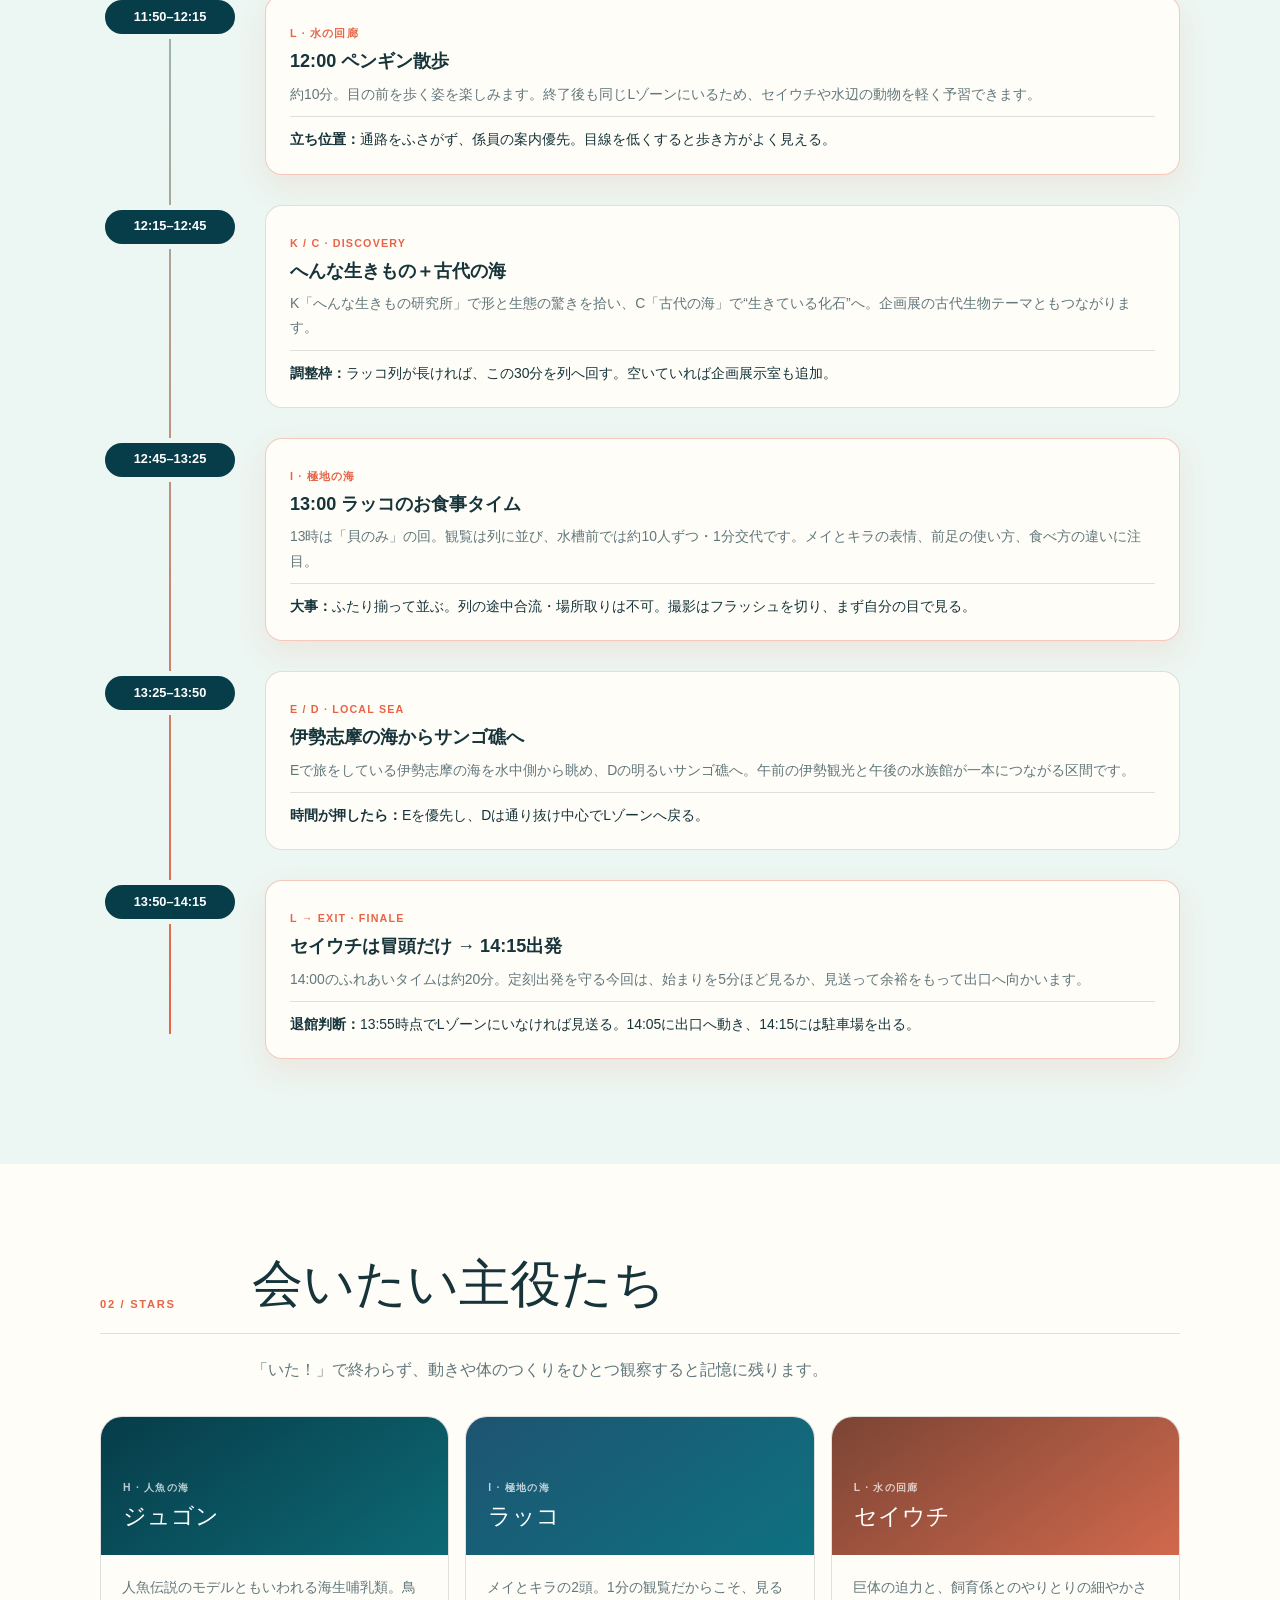
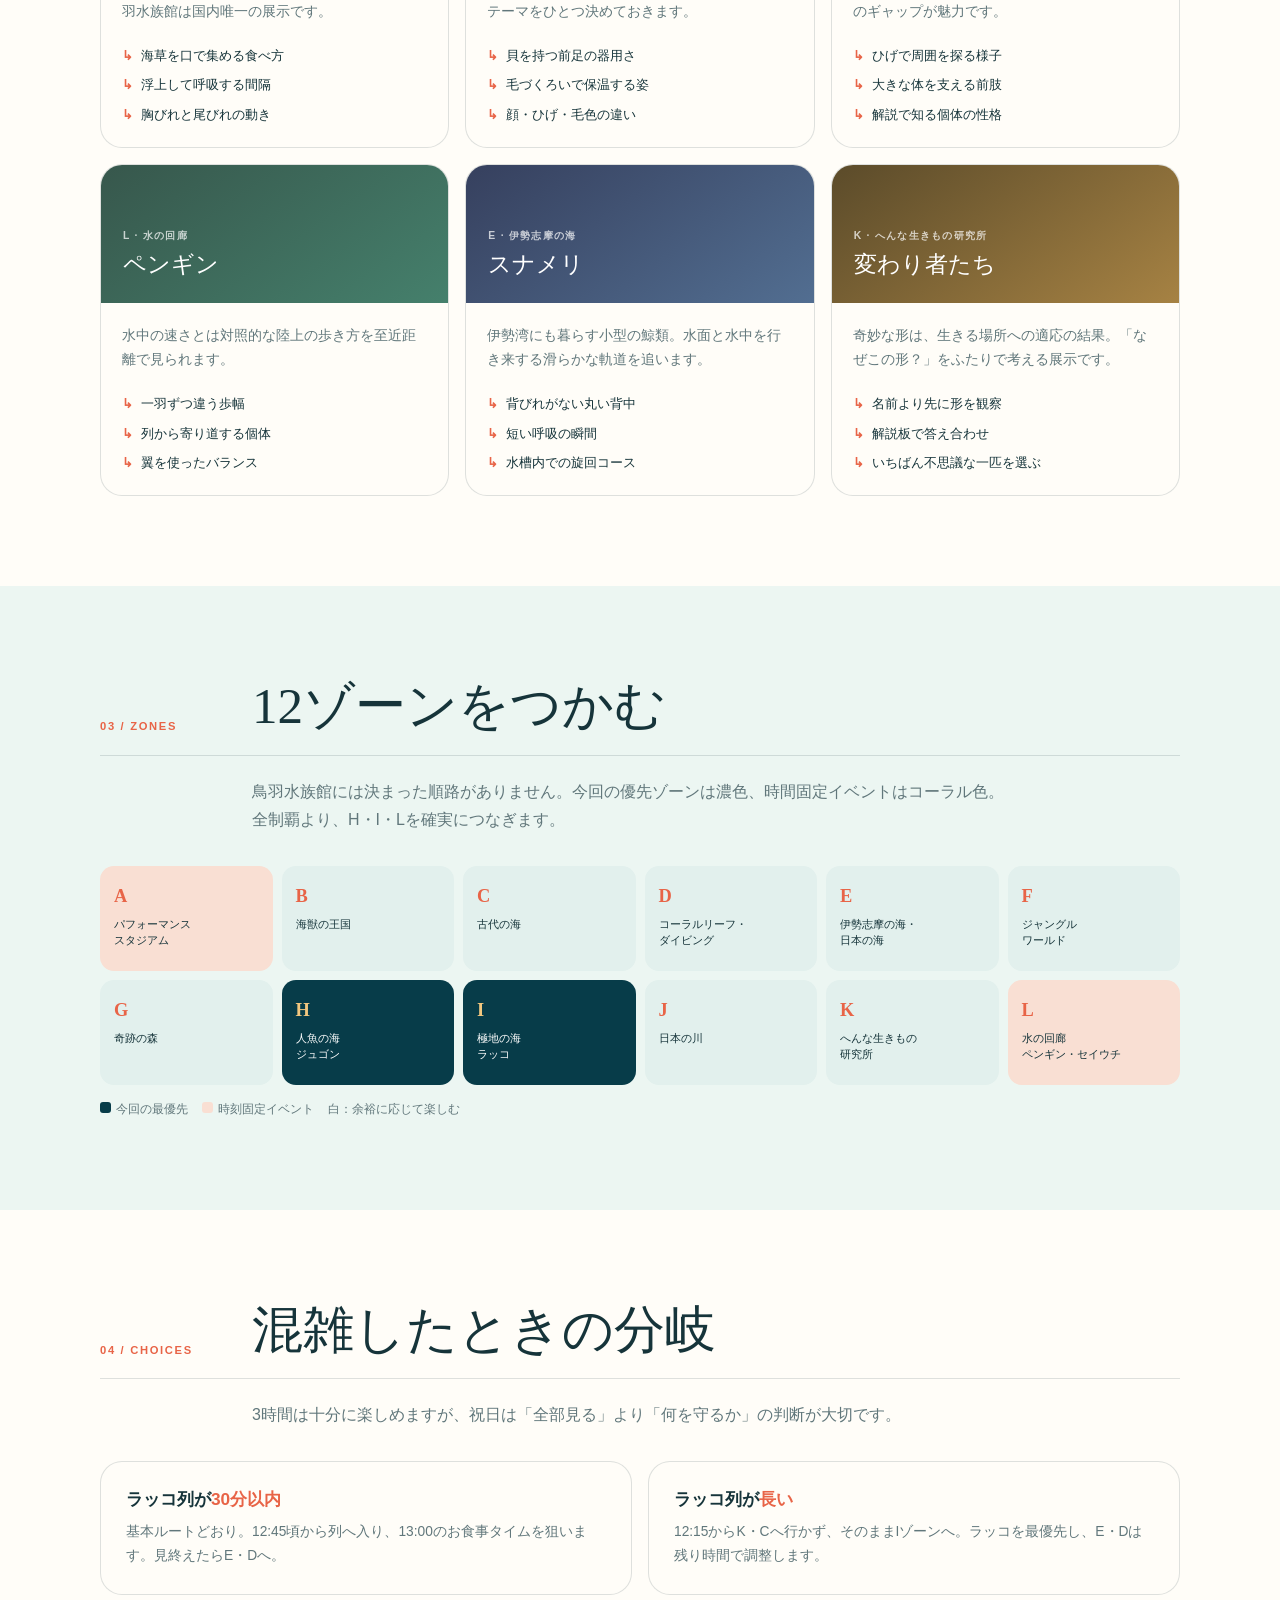
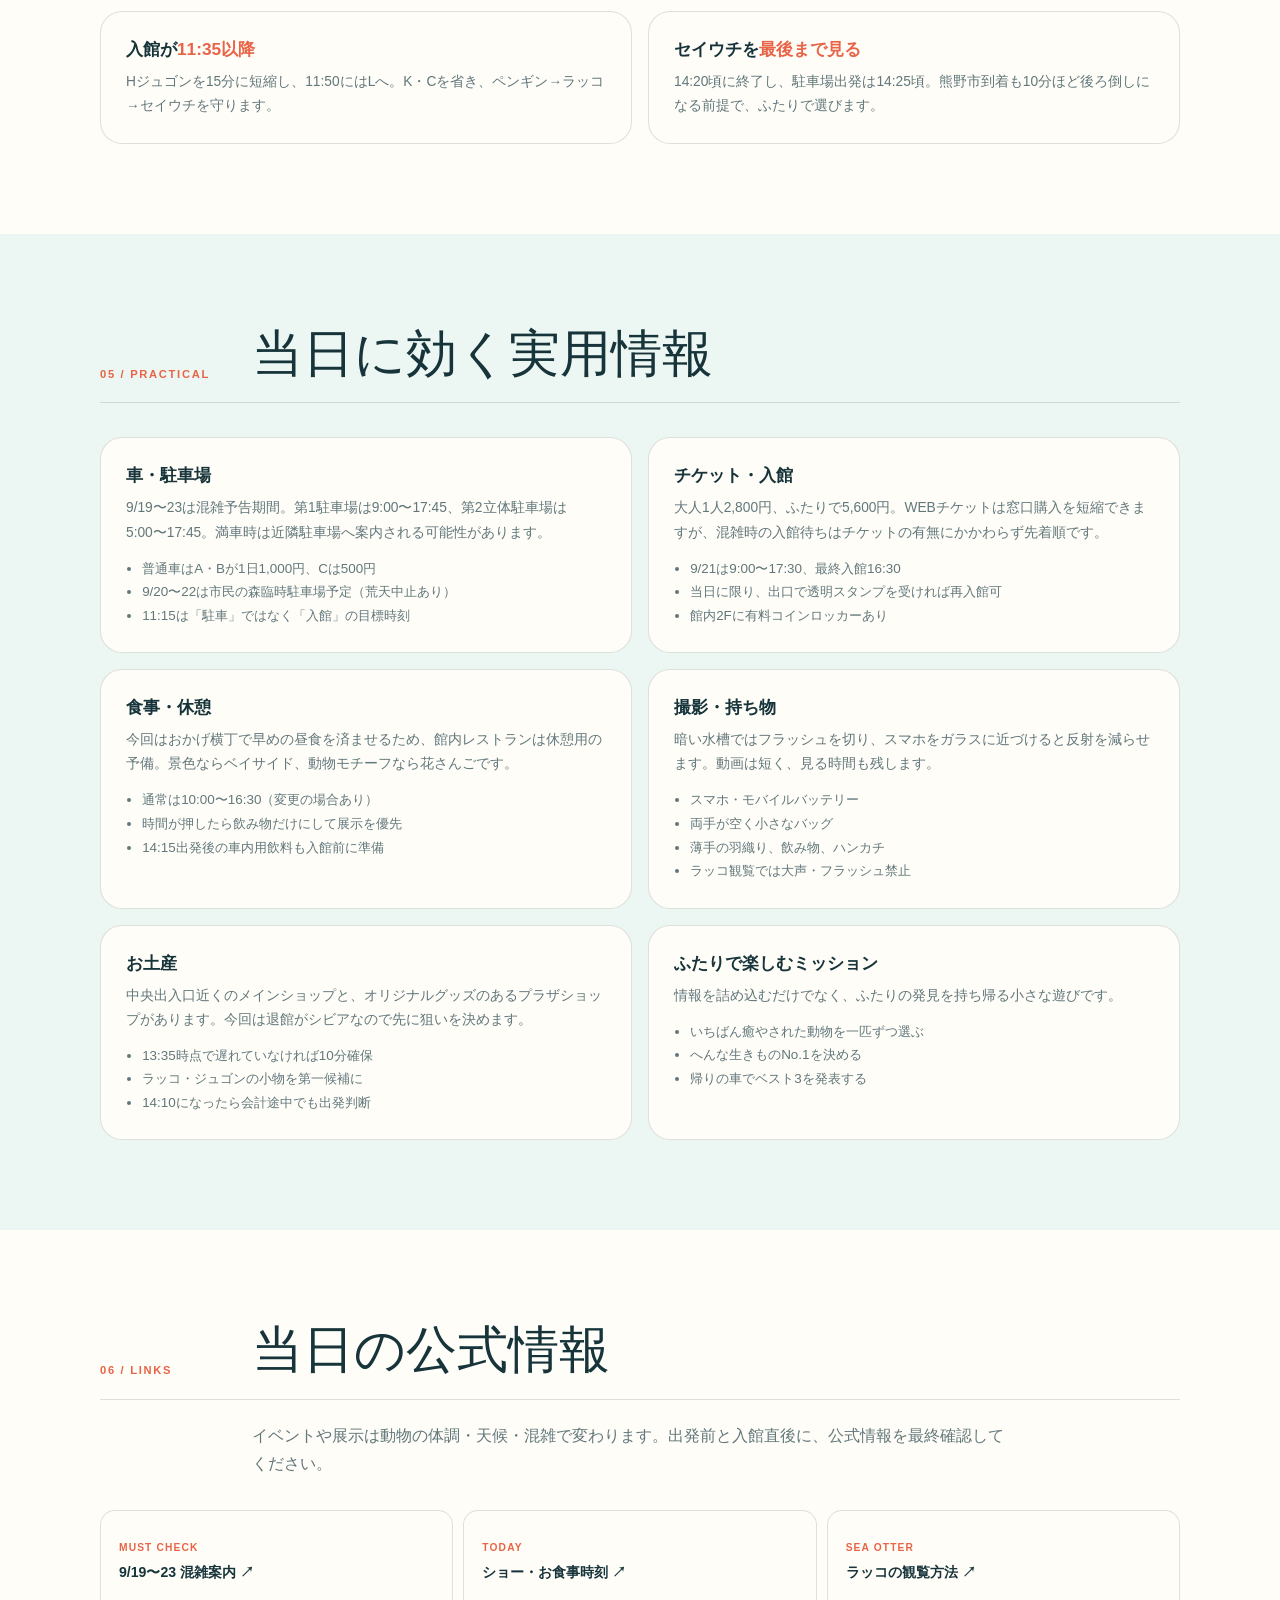
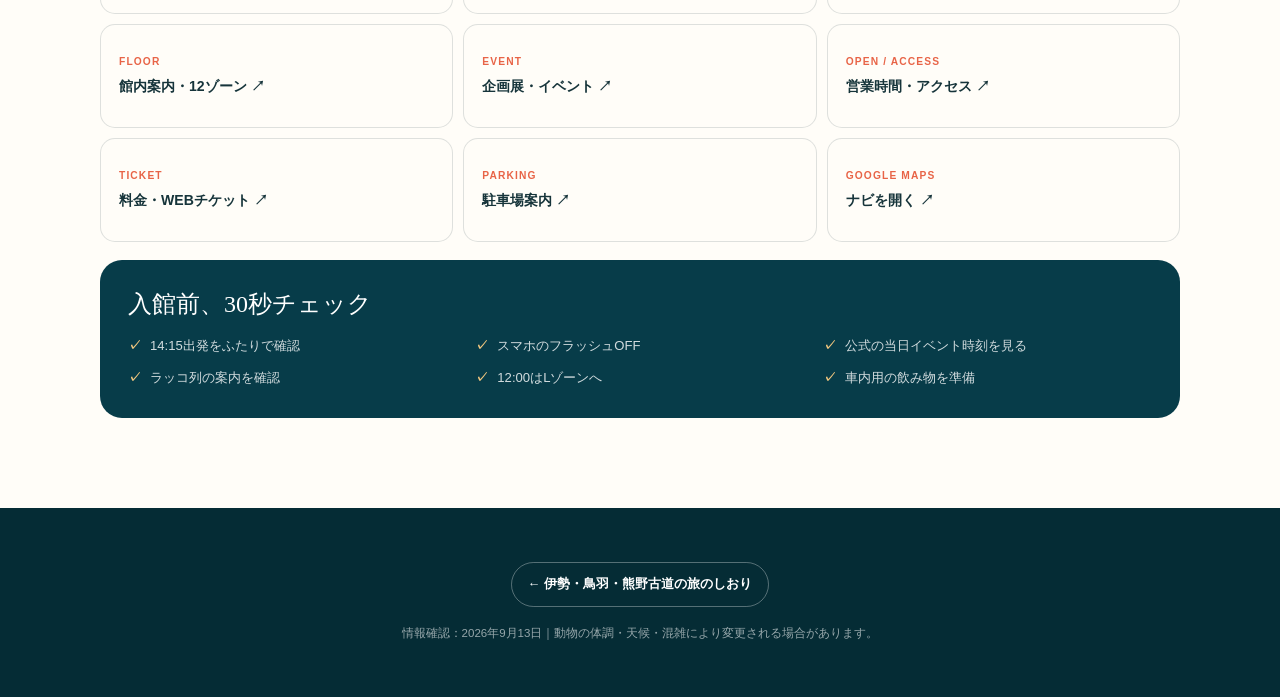
<file: docs/toba-aquarium/index.html>
<!doctype html>
<html lang="ja">
<head>
  <meta charset="utf-8" />
  <meta name="viewport" content="width=device-width, initial-scale=1" />
  <meta name="description" content="2026年9月21日、11:15〜14:15の鳥羽水族館を楽しみ尽くす3時間完全ガイド" />
  <meta name="theme-color" content="#073c49" />
  <title>鳥羽水族館 完全ガイド｜伊勢・鳥羽・熊野古道の旅</title>
  <style>
    :root {
      --deep: #073c49;
      --deep-2: #052c35;
      --sea: #0d6975;
      --aqua: #78d7d6;
      --foam: #ecf6f2;
      --paper: #fffdf8;
      --coral: #e86447;
      --gold: #f2c77f;
      --ink: #16343a;
      --muted: #61777b;
      --line: rgba(22,52,58,.14);
      --shadow: 0 18px 52px rgba(5,44,53,.13);
      --radius: 22px;
      --shell: min(1080px, calc(100% - 48px));
    }
    * { box-sizing: border-box; }
    html { scroll-behavior: smooth; scroll-padding-top: 86px; overflow-x: clip; }
    body { margin: 0; overflow-x: clip; background: var(--foam); color: var(--ink); font-family: -apple-system, BlinkMacSystemFont, "Hiragino Sans", "Yu Gothic", sans-serif; font-size: 16px; line-height: 1.75; }
    a { color: inherit; }
    img { display: block; max-width: 100%; }
    .shell { width: var(--shell); margin-inline: auto; }
    .skip { position: absolute; left: 12px; top: -80px; z-index: 2000; padding: 9px 12px; background: #fff; color: var(--deep); }
    .skip:focus { top: 10px; }
    .site-header { position: sticky; top: 0; z-index: 1000; background: rgba(236,246,242,.94); border-bottom: 1px solid var(--line); backdrop-filter: blur(15px); }
    .header-inner { min-height: 70px; display: flex; align-items: center; justify-content: space-between; gap: 24px; }
    .back { text-decoration: none; font-size: .83rem; font-weight: 800; color: var(--sea); }
    .brand { text-align: right; line-height: 1.15; }
    .brand small { display: block; color: var(--coral); font-size: .62rem; font-weight: 900; letter-spacing: .16em; }
    .brand strong { font-family: Georgia, "Hiragino Mincho ProN", serif; font-size: 1.02rem; font-weight: 500; }

    .hero { position: relative; min-height: 570px; overflow: hidden; background: var(--deep-2); color: #fff; isolation: isolate; }
    .hero::before { content: ""; position: absolute; inset: 0; z-index: -2; background: url("https://commons.wikimedia.org/wiki/Special:FilePath/%E9%B3%A5%E7%BE%BD%E6%B0%B4%E6%97%8F%E9%A4%A8%20Toba%20Aquarium%20%2854790849678%29.jpg?width=1600") center 48% / cover; }
    .hero::after { content: ""; position: absolute; inset: 0; z-index: -1; background: linear-gradient(90deg, rgba(3,31,38,.94), rgba(3,31,38,.76) 48%, rgba(3,31,38,.29)); }
    .hero-inner { min-height: 570px; display: grid; grid-template-columns: minmax(0,1fr) 300px; gap: 54px; align-items: center; padding-block: 62px; }
    .eyebrow { margin: 0 0 13px; color: #afe9e8; font-size: .72rem; font-weight: 900; letter-spacing: .17em; }
    h1 { margin: 0; font-family: Georgia, "Hiragino Mincho ProN", serif; font-size: clamp(3rem, 6vw, 5.8rem); font-weight: 500; line-height: 1.04; letter-spacing: -.025em; text-shadow: 0 4px 26px rgba(0,0,0,.25); }
    .hero-lead { max-width: 620px; margin: 22px 0 0; color: rgba(255,255,255,.87); font-size: 1.04rem; }
    .hero-tags { display: flex; flex-wrap: wrap; gap: 8px; margin-top: 25px; }
    .hero-tags span { padding: 7px 12px; border: 1px solid rgba(255,255,255,.32); border-radius: 999px; background: rgba(3,31,38,.25); font-size: .76rem; font-weight: 800; }
    .clock { padding: 27px; border: 1px solid rgba(255,255,255,.28); border-radius: var(--radius); background: rgba(3,31,38,.48); backdrop-filter: blur(13px); }
    .clock small { display: block; color: #afe9e8; font-size: .66rem; font-weight: 900; letter-spacing: .15em; }
    .clock strong { display: block; margin: 5px 0 2px; font-family: Georgia, serif; font-size: 2rem; font-weight: 500; line-height: 1.2; }
    .clock p { margin: 0; color: rgba(255,255,255,.76); font-size: .8rem; }

    .quickbar { position: relative; z-index: 2; margin-top: -34px; }
    .quickgrid { display: grid; grid-template-columns: repeat(4,1fr); overflow: hidden; border-radius: var(--radius); background: var(--paper); box-shadow: var(--shadow); }
    .quick { min-width: 0; padding: 22px; border-right: 1px solid var(--line); }
    .quick:last-child { border: 0; }
    .quick small { display: block; color: var(--muted); font-size: .65rem; font-weight: 800; letter-spacing: .11em; }
    .quick b { display: block; margin-top: 3px; font-size: .94rem; }

    .jump { display: flex; gap: 9px; margin-block: 34px 0; overflow-x: auto; scrollbar-width: none; }
    .jump::-webkit-scrollbar { display: none; }
    .jump a { flex: 0 0 auto; padding: 8px 13px; border: 1px solid rgba(13,105,117,.22); border-radius: 999px; background: rgba(255,255,255,.55); color: var(--sea); font-size: .76rem; font-weight: 800; text-decoration: none; }
    .section { padding-block: 90px; }
    .section.alt { background: var(--paper); }
    .section-head { display: grid; grid-template-columns: 124px 1fr; gap: 28px; align-items: end; margin-bottom: 34px; padding-bottom: 18px; border-bottom: 1px solid var(--line); }
    .section-no { margin: 0; color: var(--coral); font-size: .7rem; font-weight: 900; letter-spacing: .15em; }
    h2 { margin: 0; font-family: Georgia, "Hiragino Mincho ProN", serif; font-size: clamp(2rem, 4vw, 3.35rem); font-weight: 500; line-height: 1.18; }
    h3 { line-height: 1.4; }
    .lead { max-width: 760px; margin: -12px 0 32px 152px; color: var(--muted); }
    .notice { display: grid; grid-template-columns: auto 1fr; gap: 16px; align-items: start; margin-bottom: 24px; padding: 18px 20px; border-radius: 16px; background: #fff0e7; border: 1px solid rgba(232,100,71,.18); }
    .notice-mark { display: grid; place-items: center; width: 34px; height: 34px; border-radius: 50%; background: var(--coral); color: #fff; font-weight: 900; }
    .notice p { margin: 0; font-size: .88rem; }
    .notice b { color: #aa3b27; }

    .route { position: relative; display: grid; gap: 0; margin: 0; padding: 0; list-style: none; }
    .route::before { content: ""; position: absolute; left: 69px; top: 40px; bottom: 40px; width: 2px; background: linear-gradient(var(--aqua), var(--coral)); }
    .route li { position: relative; display: grid; grid-template-columns: 140px 1fr; align-items: start; gap: 25px; padding: 15px 0; }
    .route time { position: relative; z-index: 1; display: inline-flex; align-items: center; justify-content: center; align-self: start; justify-self: start; width: 140px; min-width: 140px; min-height: 44px; padding: 8px 12px; border: 5px solid var(--foam); border-radius: 999px; background: var(--deep); color: #fff; font-size: .8rem; font-weight: 900; line-height: 1; text-align: center; white-space: nowrap; font-variant-numeric: tabular-nums; }
    .route-card { padding: 22px 24px; border: 1px solid var(--line); border-radius: 17px; background: var(--paper); }
    .route-card.feature { border-color: rgba(232,100,71,.34); box-shadow: 0 12px 30px rgba(232,100,71,.1); }
    .route-card small { color: var(--coral); font-size: .67rem; font-weight: 900; letter-spacing: .11em; }
    .route-card h3 { margin: 3px 0 7px; font-size: 1.13rem; }
    .route-card p { margin: 0; color: var(--muted); font-size: .87rem; }
    .route-card .tip { margin-top: 10px; padding-top: 10px; border-top: 1px solid var(--line); color: var(--ink); }

    .animal-grid { display: grid; grid-template-columns: repeat(3,1fr); gap: 16px; }
    .animal { min-width: 0; overflow: hidden; border: 1px solid var(--line); border-radius: var(--radius); background: var(--paper); }
    .animal-top { min-height: 138px; display: grid; align-content: end; padding: 22px; background: linear-gradient(145deg, var(--deep), var(--sea)); color: #fff; }
    .animal:nth-child(2) .animal-top { background: linear-gradient(145deg, #1e5471, #0e7180); }
    .animal:nth-child(3) .animal-top { background: linear-gradient(145deg, #7b4434, #d0694d); }
    .animal:nth-child(4) .animal-top { background: linear-gradient(145deg, #37574c, #45806c); }
    .animal:nth-child(5) .animal-top { background: linear-gradient(145deg, #36405e, #526e91); }
    .animal:nth-child(6) .animal-top { background: linear-gradient(145deg, #5b4b2a, #a68243); }
    .animal-top small { color: rgba(255,255,255,.72); font-size: .65rem; font-weight: 900; letter-spacing: .12em; }
    .animal-top h3 { margin: 4px 0 0; font-family: Georgia, "Hiragino Mincho ProN", serif; font-size: 1.42rem; font-weight: 500; }
    .animal-body { padding: 21px; }
    .animal-body p { margin: 0; color: var(--muted); font-size: .86rem; }
    .watch { margin: 14px 0 0; padding: 0; list-style: none; }
    .watch li { padding: 7px 0 0 19px; position: relative; font-size: .8rem; }
    .watch li::before { content: "↳"; position: absolute; left: 0; color: var(--coral); font-weight: 900; }

    .zone-map { display: grid; grid-template-columns: repeat(6,1fr); gap: 9px; }
    .zone { min-height: 105px; padding: 14px; border-radius: 14px; background: #e2f0ed; }
    .zone.priority { background: var(--deep); color: #fff; }
    .zone.event { background: #f9dfd3; }
    .zone b { display: block; color: var(--coral); font-family: Georgia, serif; font-size: 1.15rem; }
    .zone.priority b { color: var(--gold); }
    .zone span { display: block; margin-top: 4px; font-size: .71rem; line-height: 1.45; }
    .legend { display: flex; flex-wrap: wrap; gap: 14px; margin-top: 14px; color: var(--muted); font-size: .75rem; }
    .legend i { display: inline-block; width: 11px; height: 11px; margin-right: 5px; border-radius: 3px; background: var(--deep); }
    .legend span:nth-child(2) i { background: #f9dfd3; }

    .choice-grid, .practical-grid { display: grid; grid-template-columns: 1fr 1fr; gap: 16px; }
    .choice, .practical { padding: 25px; border: 1px solid var(--line); border-radius: var(--radius); background: var(--paper); }
    .choice h3, .practical h3 { margin: 0 0 9px; font-size: 1.08rem; }
    .choice p, .practical p { margin: 0; color: var(--muted); font-size: .86rem; }
    .choice strong { color: var(--coral); }
    .practical ul { margin: 12px 0 0; padding-left: 1.2em; color: var(--muted); font-size: .84rem; }

    .links { display: grid; grid-template-columns: repeat(3,1fr); gap: 10px; }
    .link { display: grid; min-height: 104px; align-content: center; padding: 18px; border: 1px solid var(--line); border-radius: 15px; background: var(--paper); text-decoration: none; transition: transform .2s ease, box-shadow .2s ease; }
    .link:hover, .link:focus-visible { transform: translateY(-2px); box-shadow: var(--shadow); }
    .link small { color: var(--coral); font-size: .64rem; font-weight: 900; letter-spacing: .11em; }
    .link b { margin-top: 3px; font-size: .88rem; }
    .final-card { margin-top: 18px; padding: 28px; border-radius: var(--radius); background: var(--deep); color: #fff; }
    .final-card h3 { margin: 0 0 14px; font-family: Georgia, "Hiragino Mincho ProN", serif; font-size: 1.5rem; font-weight: 500; }
    .check { display: grid; grid-template-columns: repeat(3,1fr); gap: 9px 18px; margin: 0; padding: 0; list-style: none; }
    .check li { padding-left: 22px; position: relative; color: rgba(255,255,255,.82); font-size: .82rem; }
    .check li::before { content: "✓"; position: absolute; left: 0; color: var(--gold); font-weight: 900; }
    footer { padding: 54px 24px; background: var(--deep-2); color: #fff; text-align: center; }
    footer a { display: inline-block; padding: 10px 16px; border: 1px solid rgba(255,255,255,.32); border-radius: 999px; text-decoration: none; font-size: .8rem; font-weight: 800; }
    footer p { margin: 16px 0 0; color: rgba(255,255,255,.58); font-size: .72rem; }

    @media (max-width: 900px) {
      .hero-inner { grid-template-columns: 1fr; }
      .clock { max-width: 430px; }
      .quickgrid { grid-template-columns: 1fr 1fr; }
      .quick:nth-child(2) { border-right: 0; }
      .quick:nth-child(-n+2) { border-bottom: 1px solid var(--line); }
      .animal-grid { grid-template-columns: 1fr 1fr; }
      .zone-map { grid-template-columns: repeat(4,1fr); }
    }
    @media (max-width: 680px) {
      :root { --shell: calc(100% - 28px); --radius: 18px; }
      html { scroll-padding-top: 68px; }
      .header-inner { min-height: 64px; }
      .brand strong { font-size: .88rem; }
      .hero, .hero-inner { min-height: 600px; }
      .hero::after { background: linear-gradient(0deg, rgba(3,31,38,.96), rgba(3,31,38,.67) 70%, rgba(3,31,38,.28)); }
      .hero-inner { align-content: end; gap: 24px; padding-block: 52px 70px; }
      h1 { font-size: clamp(2.75rem, 13vw, 4rem); }
      .hero-lead { font-size: .92rem; }
      .clock { padding: 19px; }
      .clock strong { font-size: 1.65rem; }
      .quickbar { margin-top: -24px; }
      .quick { padding: 16px; }
      .section { padding-block: 72px; }
      .section-head { grid-template-columns: 1fr; gap: 5px; margin-bottom: 26px; }
      .lead { margin: -10px 0 25px; font-size: .88rem; }
      .route::before { left: 8px; }
      .route li { grid-template-columns: 1fr; gap: 8px; padding-left: 26px; }
      .route time { width: auto; min-width: 0; min-height: 40px; padding: 7px 11px; border-width: 4px; justify-self: start; }
      .route-card { padding: 19px; }
      .animal-grid, .choice-grid, .practical-grid { grid-template-columns: 1fr; }
      .zone-map { grid-template-columns: 1fr 1fr; }
      .links { grid-template-columns: 1fr 1fr; }
      .check { grid-template-columns: 1fr; }
    }
    @media (max-width: 410px) {
      .quickgrid, .links { grid-template-columns: 1fr; }
      .quick { border-right: 0; border-bottom: 1px solid var(--line); }
      .quick:last-child { border-bottom: 0; }
      .zone { min-height: 94px; }
    }
    @media (prefers-reduced-motion: reduce) { html { scroll-behavior: auto; } }
  </style>
</head>
<body>
  <a class="skip" href="#main">本文へ移動</a>
  <header class="site-header"><div class="shell header-inner"><a class="back" href="../">← 旅のしおりへ戻る</a><div class="brand"><small>SPECIAL GUIDE</small><strong>鳥羽水族館</strong></div></div></header>
  <main id="main">
    <section class="hero"><div class="shell hero-inner"><div><p class="eyebrow">SEPTEMBER 21, 2026 · DAY 1</p><h1>鳥羽水族館<br />完全ガイド</h1><p class="hero-lead">全部を均等に見るより、会いたい生きものとイベントをつなぐ。たくと・かずこの3時間を、慌てず濃く楽しむための当日用ガイドです。</p><div class="hero-tags"><span>ジュゴン</span><span>ラッコ</span><span>ペンギン</span><span>セイウチ</span><span>企画展</span></div></div><aside class="clock"><small>TODAY'S WINDOW</small><strong>11:15 — 14:15</strong><p>14:15には熊野市へ出発。退館時刻から逆算して楽しみます。</p></aside></div></section>

    <div class="shell quickbar"><div class="quickgrid"><div class="quick"><small>OPEN</small><b>9:00〜17:30</b></div><div class="quick"><small>ADMISSION</small><b>大人 2,800円</b></div><div class="quick"><small>PARKING</small><b>1日 1,000円</b></div><div class="quick"><small>STYLE</small><b>12ゾーン・順路なし</b></div></div></div>
    <nav class="shell jump" aria-label="ガイド内メニュー"><a href="#route">3時間ルート</a><a href="#animals">主役たち</a><a href="#zones">館内攻略</a><a href="#choices">混雑時の分岐</a><a href="#practical">実用情報</a><a href="#official">公式リンク</a></nav>

    <section class="section shell" id="route"><div class="section-head"><p class="section-no">01 / ROUTE</p><h2>迷わない3時間ルート</h2></div><p class="lead">LゾーンのイベントとIゾーンのラッコを時刻の柱にします。入館時にラッコ列の長さを見て、12:20〜12:45の枠だけ柔軟に前後させるのがコツです。</p>
      <div class="notice"><span class="notice-mark">!</span><p><b>9/21はシルバーウィーク混雑期間。</b> チケットを持っていても入館待ちが生じる場合があります。駐車後は寄り道せず入口へ。入館できた時刻が遅れたら、下の「混雑時の分岐」を使います。</p></div>
      <ol class="route">
        <li><time>11:15–11:25</time><div class="route-card"><small>START · ENTRANCE</small><h3>入館したら、まず3つ確認</h3><p>館内マップを取り、ショー変更の掲示を確認。ラッコ観覧列の状況もスタッフ案内で把握します。</p><p class="tip"><b>ふたりで共有：</b>「13時ラッコを守る／14時セイウチ後すぐ出る」を最初に合わせる。</p></div></li>
        <li><time>11:25–11:50</time><div class="route-card feature"><small>H · 人魚の海</small><h3>ジュゴン「セレナ」をじっくり</h3><p>日本で唯一のジュゴン展示。速さを追う場所ではなく、海草を食べる口元、胸びれ、静かな浮上呼吸を待つ場所です。</p><p class="tip"><b>楽しみ方：</b>最初の数分は撮影せず、泳ぐリズムをつかんでからお気に入りの瞬間を狙う。</p></div></li>
        <li><time>11:50–12:15</time><div class="route-card feature"><small>L · 水の回廊</small><h3>12:00 ペンギン散歩</h3><p>約10分。目の前を歩く姿を楽しみます。終了後も同じLゾーンにいるため、セイウチや水辺の動物を軽く予習できます。</p><p class="tip"><b>立ち位置：</b>通路をふさがず、係員の案内優先。目線を低くすると歩き方がよく見える。</p></div></li>
        <li><time>12:15–12:45</time><div class="route-card"><small>K / C · DISCOVERY</small><h3>へんな生きもの＋古代の海</h3><p>K「へんな生きもの研究所」で形と生態の驚きを拾い、C「古代の海」で“生きている化石”へ。企画展の古代生物テーマともつながります。</p><p class="tip"><b>調整枠：</b>ラッコ列が長ければ、この30分を列へ回す。空いていれば企画展示室も追加。</p></div></li>
        <li><time>12:45–13:25</time><div class="route-card feature"><small>I · 極地の海</small><h3>13:00 ラッコのお食事タイム</h3><p>13時は「貝のみ」の回。観覧は列に並び、水槽前では約10人ずつ・1分交代です。メイとキラの表情、前足の使い方、食べ方の違いに注目。</p><p class="tip"><b>大事：</b>ふたり揃って並ぶ。列の途中合流・場所取りは不可。撮影はフラッシュを切り、まず自分の目で見る。</p></div></li>
        <li><time>13:25–13:50</time><div class="route-card"><small>E / D · LOCAL SEA</small><h3>伊勢志摩の海からサンゴ礁へ</h3><p>Eで旅をしている伊勢志摩の海を水中側から眺め、Dの明るいサンゴ礁へ。午前の伊勢観光と午後の水族館が一本につながる区間です。</p><p class="tip"><b>時間が押したら：</b>Eを優先し、Dは通り抜け中心でLゾーンへ戻る。</p></div></li>
        <li><time>13:50–14:15</time><div class="route-card feature"><small>L → EXIT · FINALE</small><h3>セイウチは冒頭だけ → 14:15出発</h3><p>14:00のふれあいタイムは約20分。定刻出発を守る今回は、始まりを5分ほど見るか、見送って余裕をもって出口へ向かいます。</p><p class="tip"><b>退館判断：</b>13:55時点でLゾーンにいなければ見送る。14:05に出口へ動き、14:15には駐車場を出る。</p></div></li>
      </ol>
    </section>

    <section class="section alt" id="animals"><div class="shell"><div class="section-head"><p class="section-no">02 / STARS</p><h2>会いたい主役たち</h2></div><p class="lead">「いた！」で終わらず、動きや体のつくりをひとつ観察すると記憶に残ります。</p>
      <div class="animal-grid">
        <article class="animal"><div class="animal-top"><small>H · 人魚の海</small><h3>ジュゴン</h3></div><div class="animal-body"><p>人魚伝説のモデルともいわれる海生哺乳類。鳥羽水族館は国内唯一の展示です。</p><ul class="watch"><li>海草を口で集める食べ方</li><li>浮上して呼吸する間隔</li><li>胸びれと尾びれの動き</li></ul></div></article>
        <article class="animal"><div class="animal-top"><small>I · 極地の海</small><h3>ラッコ</h3></div><div class="animal-body"><p>メイとキラの2頭。1分の観覧だからこそ、見るテーマをひとつ決めておきます。</p><ul class="watch"><li>貝を持つ前足の器用さ</li><li>毛づくろいで保温する姿</li><li>顔・ひげ・毛色の違い</li></ul></div></article>
        <article class="animal"><div class="animal-top"><small>L · 水の回廊</small><h3>セイウチ</h3></div><div class="animal-body"><p>巨体の迫力と、飼育係とのやりとりの細やかさのギャップが魅力です。</p><ul class="watch"><li>ひげで周囲を探る様子</li><li>大きな体を支える前肢</li><li>解説で知る個体の性格</li></ul></div></article>
        <article class="animal"><div class="animal-top"><small>L · 水の回廊</small><h3>ペンギン</h3></div><div class="animal-body"><p>水中の速さとは対照的な陸上の歩き方を至近距離で見られます。</p><ul class="watch"><li>一羽ずつ違う歩幅</li><li>列から寄り道する個体</li><li>翼を使ったバランス</li></ul></div></article>
        <article class="animal"><div class="animal-top"><small>E · 伊勢志摩の海</small><h3>スナメリ</h3></div><div class="animal-body"><p>伊勢湾にも暮らす小型の鯨類。水面と水中を行き来する滑らかな軌道を追います。</p><ul class="watch"><li>背びれがない丸い背中</li><li>短い呼吸の瞬間</li><li>水槽内での旋回コース</li></ul></div></article>
        <article class="animal"><div class="animal-top"><small>K · へんな生きもの研究所</small><h3>変わり者たち</h3></div><div class="animal-body"><p>奇妙な形は、生きる場所への適応の結果。「なぜこの形？」をふたりで考える展示です。</p><ul class="watch"><li>名前より先に形を観察</li><li>解説板で答え合わせ</li><li>いちばん不思議な一匹を選ぶ</li></ul></div></article>
      </div>
    </div></section>

    <section class="section shell" id="zones"><div class="section-head"><p class="section-no">03 / ZONES</p><h2>12ゾーンをつかむ</h2></div><p class="lead">鳥羽水族館には決まった順路がありません。今回の優先ゾーンは濃色、時間固定イベントはコーラル色。全制覇より、H・I・Lを確実につなぎます。</p>
      <div class="zone-map" aria-label="鳥羽水族館AからLまでの12ゾーン">
        <div class="zone event"><b>A</b><span>パフォーマンス<br />スタジアム</span></div><div class="zone"><b>B</b><span>海獣の王国</span></div><div class="zone"><b>C</b><span>古代の海</span></div><div class="zone"><b>D</b><span>コーラルリーフ・<br />ダイビング</span></div><div class="zone"><b>E</b><span>伊勢志摩の海・<br />日本の海</span></div><div class="zone"><b>F</b><span>ジャングル<br />ワールド</span></div>
        <div class="zone"><b>G</b><span>奇跡の森</span></div><div class="zone priority"><b>H</b><span>人魚の海<br />ジュゴン</span></div><div class="zone priority"><b>I</b><span>極地の海<br />ラッコ</span></div><div class="zone"><b>J</b><span>日本の川</span></div><div class="zone"><b>K</b><span>へんな生きもの<br />研究所</span></div><div class="zone event"><b>L</b><span>水の回廊<br />ペンギン・セイウチ</span></div>
      </div><div class="legend"><span><i></i>今回の最優先</span><span><i></i>時刻固定イベント</span><span>白：余裕に応じて楽しむ</span></div>
    </section>

    <section class="section alt" id="choices"><div class="shell"><div class="section-head"><p class="section-no">04 / CHOICES</p><h2>混雑したときの分岐</h2></div><p class="lead">3時間は十分に楽しめますが、祝日は「全部見る」より「何を守るか」の判断が大切です。</p><div class="choice-grid">
      <article class="choice"><h3>ラッコ列が<strong>30分以内</strong></h3><p>基本ルートどおり。12:45頃から列へ入り、13:00のお食事タイムを狙います。見終えたらE・Dへ。</p></article>
      <article class="choice"><h3>ラッコ列が<strong>長い</strong></h3><p>12:15からK・Cへ行かず、そのままIゾーンへ。ラッコを最優先し、E・Dは残り時間で調整します。</p></article>
      <article class="choice"><h3>入館が<strong>11:35以降</strong></h3><p>Hジュゴンを15分に短縮し、11:50にはLへ。K・Cを省き、ペンギン→ラッコ→セイウチを守ります。</p></article>
      <article class="choice"><h3>セイウチを<strong>最後まで見る</strong></h3><p>14:20頃に終了し、駐車場出発は14:25頃。熊野市到着も10分ほど後ろ倒しになる前提で、ふたりで選びます。</p></article>
    </div></div></section>

    <section class="section shell" id="practical"><div class="section-head"><p class="section-no">05 / PRACTICAL</p><h2>当日に効く実用情報</h2></div><div class="practical-grid">
      <article class="practical"><h3>車・駐車場</h3><p>9/19〜23は混雑予告期間。第1駐車場は9:00〜17:45、第2立体駐車場は5:00〜17:45。満車時は近隣駐車場へ案内される可能性があります。</p><ul><li>普通車はA・Bが1日1,000円、Cは500円</li><li>9/20〜22は市民の森臨時駐車場予定（荒天中止あり）</li><li>11:15は「駐車」ではなく「入館」の目標時刻</li></ul></article>
      <article class="practical"><h3>チケット・入館</h3><p>大人1人2,800円、ふたりで5,600円。WEBチケットは窓口購入を短縮できますが、混雑時の入館待ちはチケットの有無にかかわらず先着順です。</p><ul><li>9/21は9:00〜17:30、最終入館16:30</li><li>当日に限り、出口で透明スタンプを受ければ再入館可</li><li>館内2Fに有料コインロッカーあり</li></ul></article>
      <article class="practical"><h3>食事・休憩</h3><p>今回はおかげ横丁で早めの昼食を済ませるため、館内レストランは休憩用の予備。景色ならベイサイド、動物モチーフなら花さんごです。</p><ul><li>通常は10:00〜16:30（変更の場合あり）</li><li>時間が押したら飲み物だけにして展示を優先</li><li>14:15出発後の車内用飲料も入館前に準備</li></ul></article>
      <article class="practical"><h3>撮影・持ち物</h3><p>暗い水槽ではフラッシュを切り、スマホをガラスに近づけると反射を減らせます。動画は短く、見る時間も残します。</p><ul><li>スマホ・モバイルバッテリー</li><li>両手が空く小さなバッグ</li><li>薄手の羽織り、飲み物、ハンカチ</li><li>ラッコ観覧では大声・フラッシュ禁止</li></ul></article>
      <article class="practical"><h3>お土産</h3><p>中央出入口近くのメインショップと、オリジナルグッズのあるプラザショップがあります。今回は退館がシビアなので先に狙いを決めます。</p><ul><li>13:35時点で遅れていなければ10分確保</li><li>ラッコ・ジュゴンの小物を第一候補に</li><li>14:10になったら会計途中でも出発判断</li></ul></article>
      <article class="practical"><h3>ふたりで楽しむミッション</h3><p>情報を詰め込むだけでなく、ふたりの発見を持ち帰る小さな遊びです。</p><ul><li>いちばん癒やされた動物を一匹ずつ選ぶ</li><li>へんな生きものNo.1を決める</li><li>帰りの車でベスト3を発表する</li></ul></article>
    </div></section>

    <section class="section alt" id="official"><div class="shell"><div class="section-head"><p class="section-no">06 / LINKS</p><h2>当日の公式情報</h2></div><p class="lead">イベントや展示は動物の体調・天候・混雑で変わります。出発前と入館直後に、公式情報を最終確認してください。</p><div class="links">
      <a class="link" href="https://aquarium.co.jp/topics/260913_01" target="_blank" rel="noopener"><small>MUST CHECK</small><b>9/19〜23 混雑案内 ↗</b></a>
      <a class="link" href="https://aquarium.co.jp/show/" target="_blank" rel="noopener"><small>TODAY</small><b>ショー・お食事時刻 ↗</b></a>
      <a class="link" href="https://aquarium.co.jp/topics/250201_01" target="_blank" rel="noopener"><small>SEA OTTER</small><b>ラッコの観覧方法 ↗</b></a>
      <a class="link" href="https://aquarium.co.jp/kannai/" target="_blank" rel="noopener"><small>FLOOR</small><b>館内案内・12ゾーン ↗</b></a>
      <a class="link" href="https://aquarium.co.jp/event/" target="_blank" rel="noopener"><small>EVENT</small><b>企画展・イベント ↗</b></a>
      <a class="link" href="https://aquarium.co.jp/eigyo/" target="_blank" rel="noopener"><small>OPEN / ACCESS</small><b>営業時間・アクセス ↗</b></a>
      <a class="link" href="https://aquarium.co.jp/ryoukin/" target="_blank" rel="noopener"><small>TICKET</small><b>料金・WEBチケット ↗</b></a>
      <a class="link" href="https://aquarium.co.jp/eigyo/kuruma/" target="_blank" rel="noopener"><small>PARKING</small><b>駐車場案内 ↗</b></a>
      <a class="link" href="https://www.google.com/maps/dir/?api=1&destination=%E9%B3%A5%E7%BE%BD%E6%B0%B4%E6%97%8F%E9%A4%A8" target="_blank" rel="noopener"><small>GOOGLE MAPS</small><b>ナビを開く ↗</b></a>
    </div><div class="final-card"><h3>入館前、30秒チェック</h3><ul class="check"><li>14:15出発をふたりで確認</li><li>スマホのフラッシュOFF</li><li>公式の当日イベント時刻を見る</li><li>ラッコ列の案内を確認</li><li>12:00はLゾーンへ</li><li>車内用の飲み物を準備</li></ul></div></div></section>
  </main>
  <footer><a href="../">← 伊勢・鳥羽・熊野古道の旅のしおり</a><p>情報確認：2026年9月13日｜動物の体調・天候・混雑により変更される場合があります。</p></footer>
</body>
</html>
</file>
